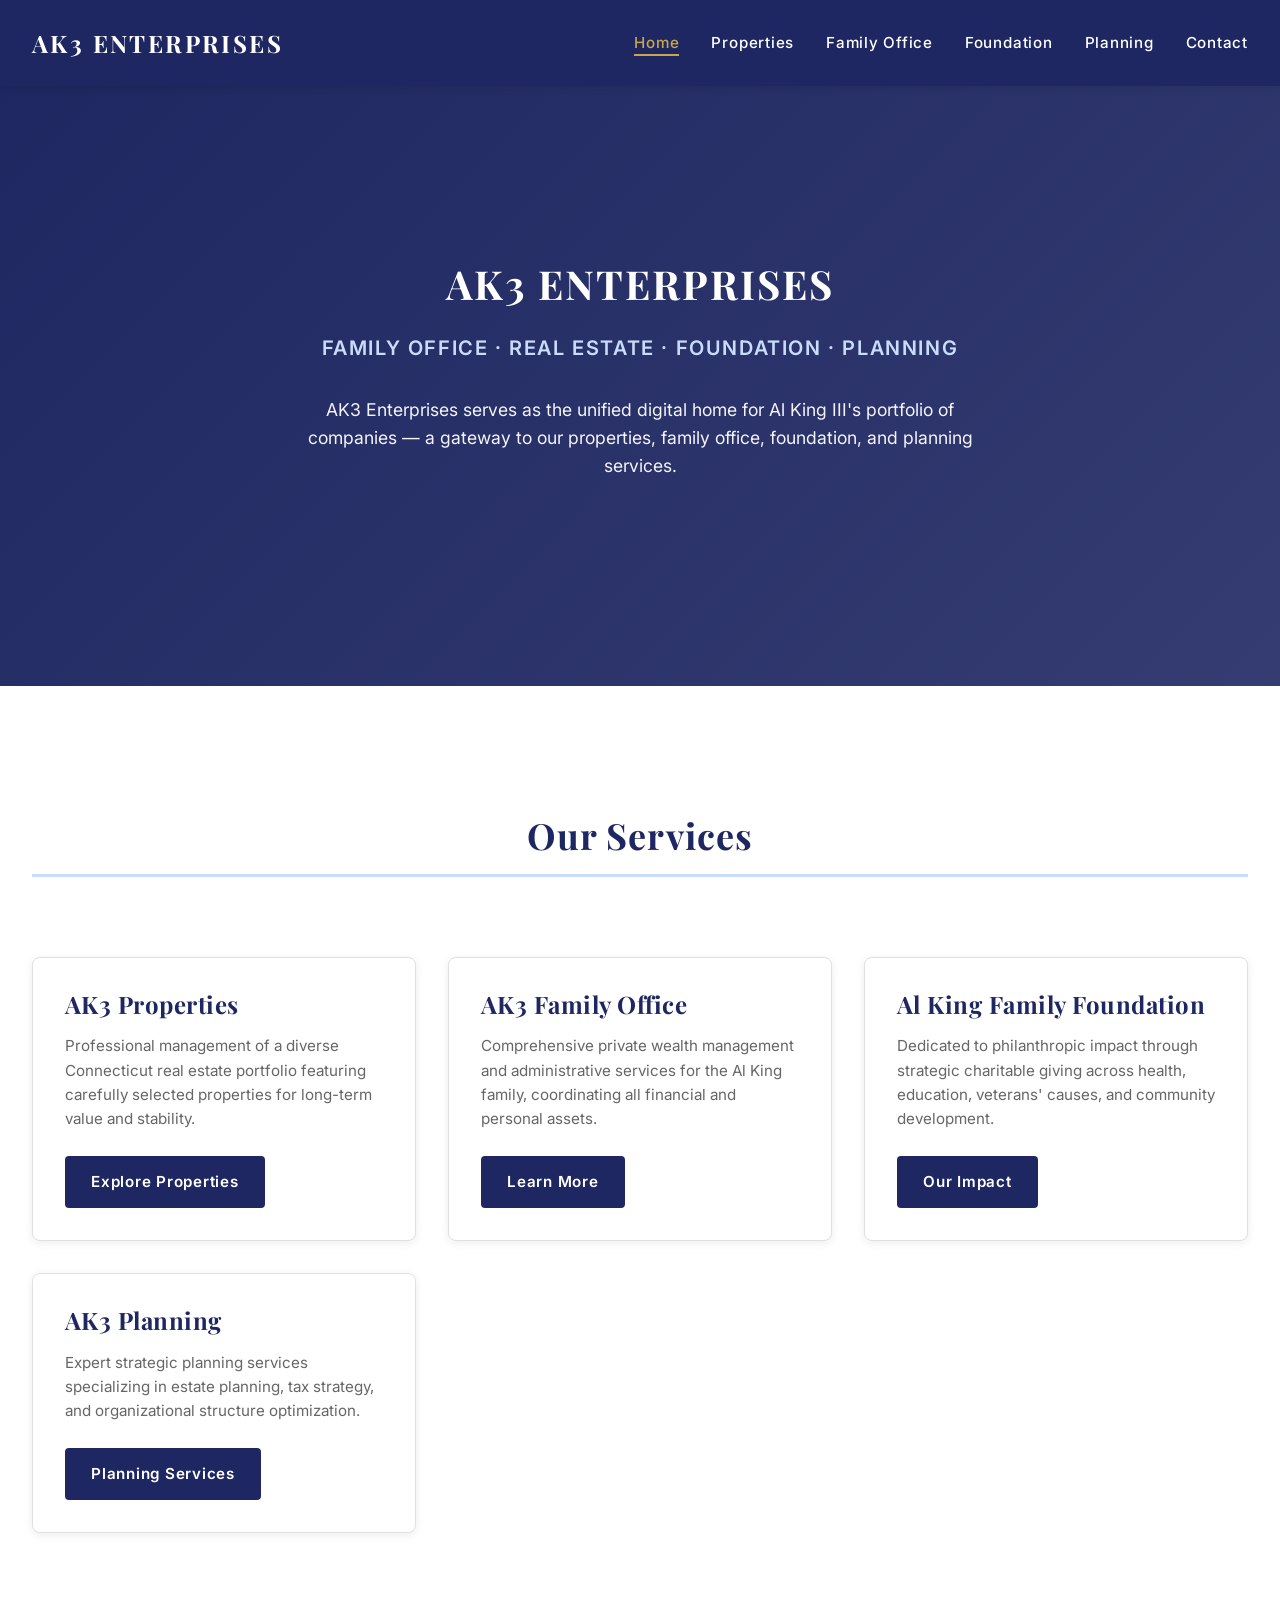
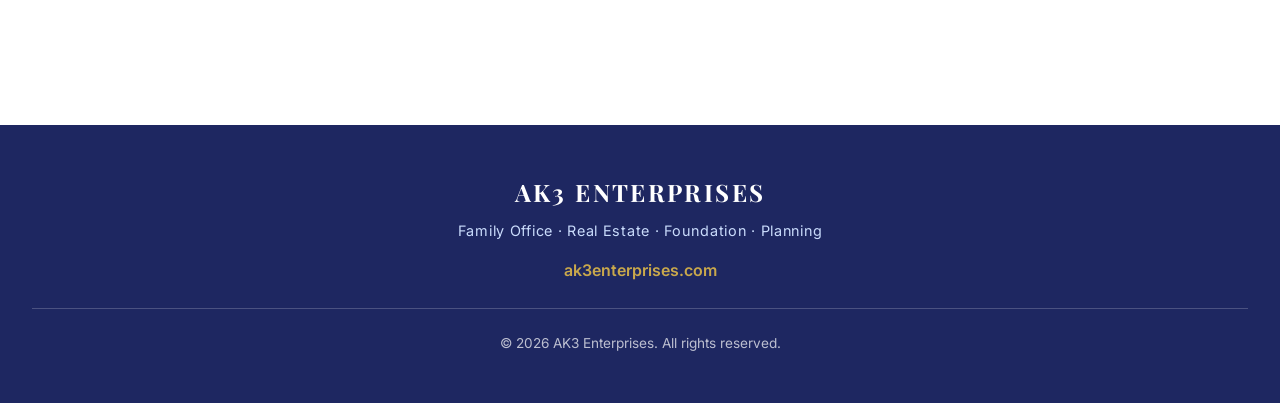
<file: index.html>
<!DOCTYPE html>
<html lang="en">
<head>
  <meta charset="UTF-8">
  <meta name="viewport" content="width=device-width, initial-scale=1.0">
  <title>AK3 Enterprises - Family Office &middot; Real Estate &middot; Foundation &middot; Planning</title>
  <link rel="preconnect" href="https://fonts.googleapis.com">
  <link rel="preconnect" href="https://fonts.gstatic.com" crossorigin>
  <link href="https://fonts.googleapis.com/css2?family=Inter:wght@400;500;600;700&family=Playfair+Display:wght@700&display=swap" rel="stylesheet">
  <link rel="stylesheet" href="css/style.css">
</head>
<body>
  <!-- Navigation -->
  <nav>
    <div class="nav-container">
      <div class="nav-logo">AK3 ENTERPRISES</div>
      <div class="hamburger" id="hamburger">
        <span></span>
        <span></span>
        <span></span>
      </div>
      <ul class="nav-links" id="navLinks">
        <li><a href="index.html" class="active">Home</a></li>
        <li><a href="properties.html">Properties</a></li>
        <li><a href="family-office.html">Family Office</a></li>
        <li><a href="foundation.html">Foundation</a></li>
        <li><a href="planning.html">Planning</a></li>
        <li><a href="contact.html">Contact</a></li>
      </ul>
    </div>
  </nav>

  <!-- Hero Section -->
  <section class="hero">
    <div class="hero-content">
      <h1>AK3 ENTERPRISES</h1>
      <div class="hero-tagline">FAMILY OFFICE &middot; REAL ESTATE &middot; FOUNDATION &middot; PLANNING</div>
      <p>AK3 Enterprises serves as the unified digital home for Al King III's portfolio of companies &mdash; a gateway to our properties, family office, foundation, and planning services.</p>
    </div>
  </section>

  <!-- Main Content -->
  <main>
    <section>
      <h2>Our Services</h2>
      <div class="cards-grid">
        <div class="card">
          <h3>AK3 Properties</h3>
          <p>Professional management of a diverse Connecticut real estate portfolio featuring carefully selected properties for long-term value and stability.</p>
          <a href="properties.html" class="btn">Explore Properties</a>
        </div>
        <div class="card">
          <h3>AK3 Family Office</h3>
          <p>Comprehensive private wealth management and administrative services for the Al King family, coordinating all financial and personal assets.</p>
          <a href="family-office.html" class="btn">Learn More</a>
        </div>
        <div class="card">
          <h3>Al King Family Foundation</h3>
          <p>Dedicated to philanthropic impact through strategic charitable giving across health, education, veterans' causes, and community development.</p>
          <a href="foundation.html" class="btn">Our Impact</a>
        </div>
        <div class="card">
          <h3>AK3 Planning</h3>
          <p>Expert strategic planning services specializing in estate planning, tax strategy, and organizational structure optimization.</p>
          <a href="planning.html" class="btn">Planning Services</a>
        </div>
      </div>
    </section>
  </main>

  <!-- Footer -->
  <footer>
    <div class="footer-content">
      <div class="footer-logo">AK3 ENTERPRISES</div>
      <div class="footer-tagline">Family Office &middot; Real Estate &middot; Foundation &middot; Planning</div>
      <div class="footer-website">ak3enterprises.com</div>
      <div class="footer-copyright">&copy; 2026 AK3 Enterprises. All rights reserved.</div>
    </div>
  </footer>

  <script>
    const hamburger = document.getElementById('hamburger');
    const navLinks = document.getElementById('navLinks');

    hamburger.addEventListener('click', () => {
      hamburger.classList.toggle('active');
      navLinks.classList.toggle('active');
    });

    // Close menu when link is clicked
    navLinks.querySelectorAll('a').forEach(link => {
      link.addEventListener('click', () => {
        hamburger.classList.remove('active');
        navLinks.classList.remove('active');
      });
    });

    // Set active link based on current page
    document.querySelectorAll('.nav-links a').forEach(link => {
      if (link.getAttribute('href') === window.location.pathname.split('/').pop() ||
          (window.location.pathname.endsWith('/') && link.getAttribute('href') === 'index.html')) {
        link.classList.add('active');
      } else {
        link.classList.remove('active');
      }
    });
  </script>
</body>
</html>
</file>
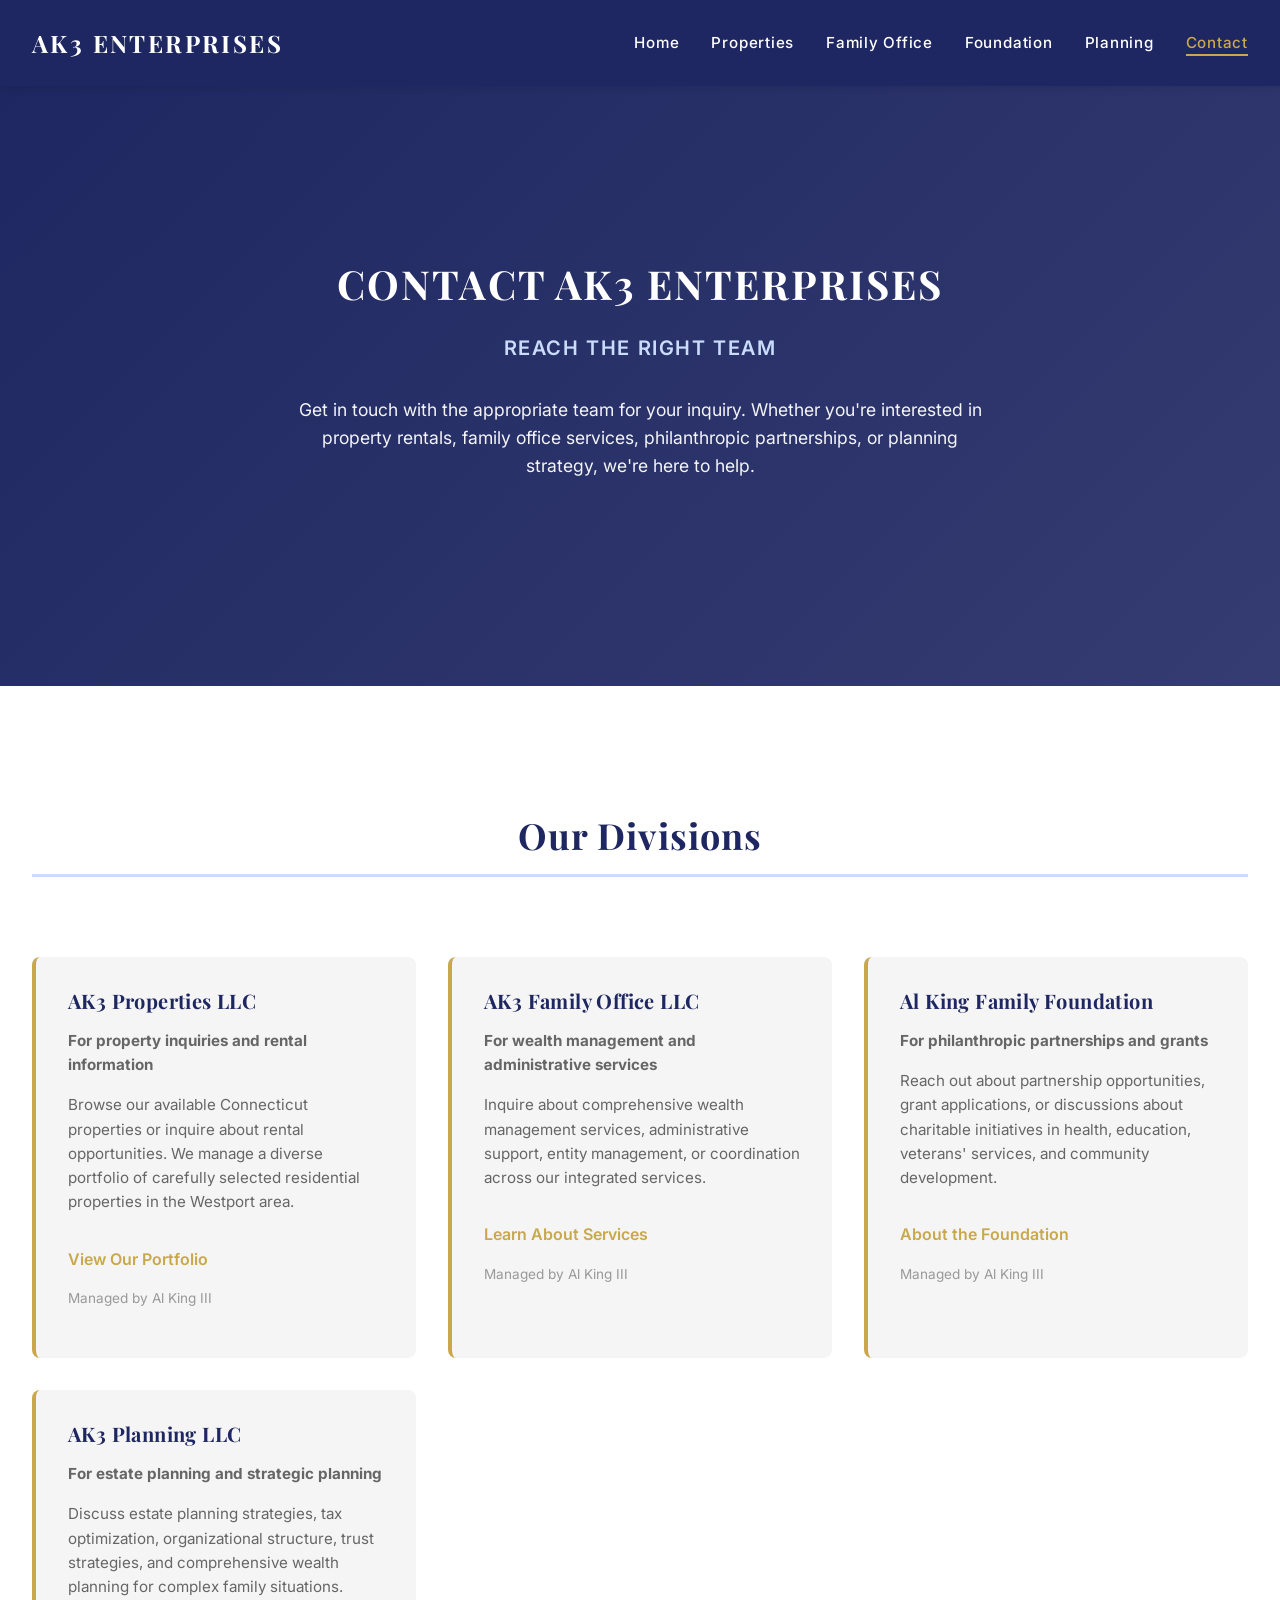
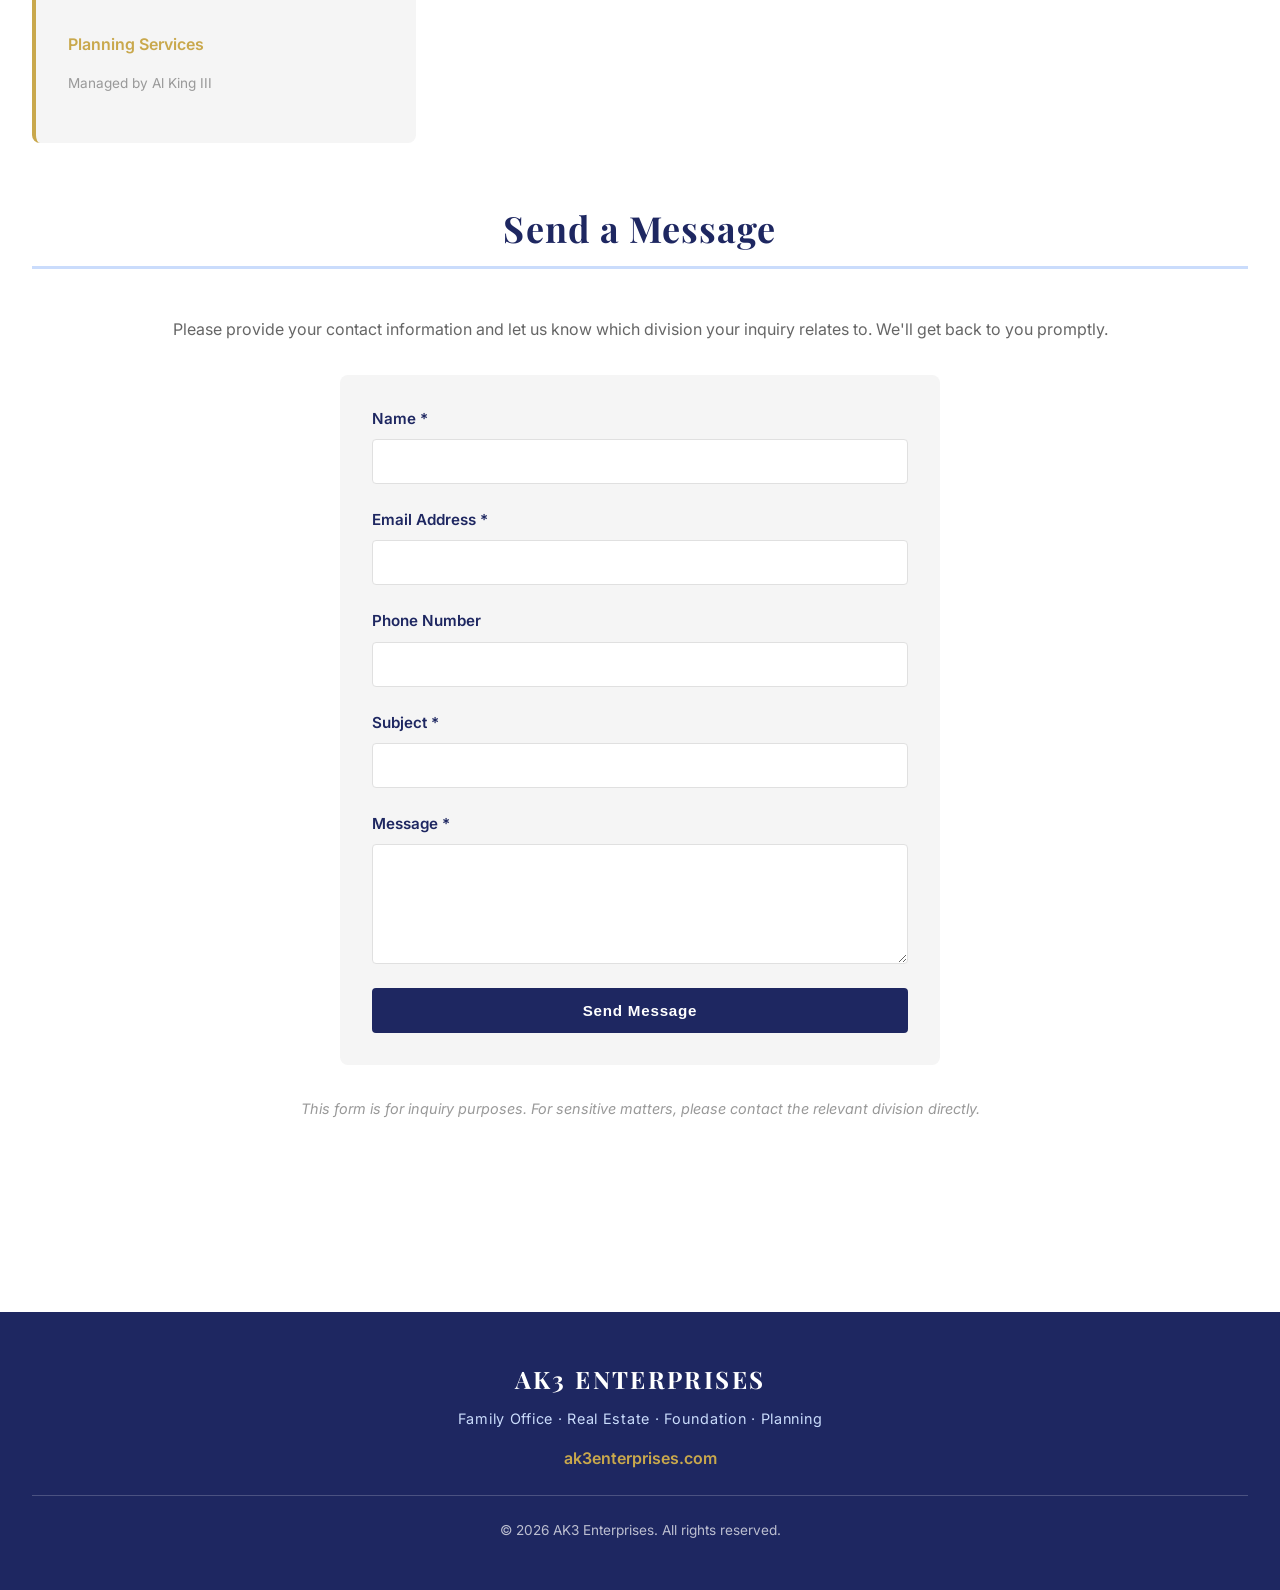
<file: contact.html>
<!DOCTYPE html>
<html lang="en">
<head>
  <meta charset="UTF-8">
  <meta name="viewport" content="width=device-width, initial-scale=1.0">
  <title>Contact AK3 Enterprises - Reach the Right Team</title>
  <link rel="preconnect" href="https://fonts.googleapis.com">
  <link rel="preconnect" href="https://fonts.gstatic.com" crossorigin>
  <link href="https://fonts.googleapis.com/css2?family=Inter:wght@400;500;600;700&family=Playfair+Display:wght@700&display=swap" rel="stylesheet">
  <link rel="stylesheet" href="css/style.css">
</head>
<body>
  <!-- Navigation -->
  <nav>
    <div class="nav-container">
      <div class="nav-logo">AK3 ENTERPRISES</div>
      <div class="hamburger" id="hamburger">
        <span></span>
        <span></span>
        <span></span>
      </div>
      <ul class="nav-links" id="navLinks">
        <li><a href="index.html">Home</a></li>
        <li><a href="properties.html">Properties</a></li>
        <li><a href="family-office.html">Family Office</a></li>
        <li><a href="foundation.html">Foundation</a></li>
        <li><a href="planning.html">Planning</a></li>
        <li><a href="contact.html" class="active">Contact</a></li>
      </ul>
    </div>
  </nav>

  <!-- Hero Section -->
  <section class="hero">
    <div class="hero-content">
      <h1>CONTACT AK3 ENTERPRISES</h1>
      <div class="hero-tagline">REACH THE RIGHT TEAM</div>
      <p>Get in touch with the appropriate team for your inquiry. Whether you're interested in property rentals, family office services, philanthropic partnerships, or planning strategy, we're here to help.</p>
    </div>
  </section>

  <!-- Main Content -->
  <main>
    <!-- Contact Cards -->
    <section>
      <h2>Our Divisions</h2>
      <div class="contact-cards">
        <div class="contact-card">
          <h3>AK3 Properties LLC</h3>
          <p><strong>For property inquiries and rental information</strong></p>
          <p>Browse our available Connecticut properties or inquire about rental opportunities. We manage a diverse portfolio of carefully selected residential properties in the Westport area.</p>
          <a href="properties.html">View Our Portfolio</a>
          <p style="margin-top: 1rem; font-size: 0.85rem; color: #999;">Managed by Al King III</p>
        </div>

        <div class="contact-card">
          <h3>AK3 Family Office LLC</h3>
          <p><strong>For wealth management and administrative services</strong></p>
          <p>Inquire about comprehensive wealth management services, administrative support, entity management, or coordination across our integrated services.</p>
          <a href="family-office.html">Learn About Services</a>
          <p style="margin-top: 1rem; font-size: 0.85rem; color: #999;">Managed by Al King III</p>
        </div>

        <div class="contact-card">
          <h3>Al King Family Foundation</h3>
          <p><strong>For philanthropic partnerships and grants</strong></p>
          <p>Reach out about partnership opportunities, grant applications, or discussions about charitable initiatives in health, education, veterans' services, and community development.</p>
          <a href="foundation.html">About the Foundation</a>
          <p style="margin-top: 1rem; font-size: 0.85rem; color: #999;">Managed by Al King III</p>
        </div>

        <div class="contact-card">
          <h3>AK3 Planning LLC</h3>
          <p><strong>For estate planning and strategic planning</strong></p>
          <p>Discuss estate planning strategies, tax optimization, organizational structure, trust strategies, and comprehensive wealth planning for complex family situations.</p>
          <a href="planning.html">Planning Services</a>
          <p style="margin-top: 1rem; font-size: 0.85rem; color: #999;">Managed by Al King III</p>
        </div>
      </div>
    </section>

    <!-- Contact Form -->
    <section style="margin-top: 4rem;">
      <h2>Send a Message</h2>
      <p style="text-align: center; margin-bottom: 2rem; color: #666;">Please provide your contact information and let us know which division your inquiry relates to. We'll get back to you promptly.</p>

      <form class="contact-form" id="contactForm">
        <div class="form-group">
          <label for="name">Name *</label>
          <input type="text" id="name" name="name" required>
        </div>

        <div class="form-group">
          <label for="email">Email Address *</label>
          <input type="email" id="email" name="email" required>
        </div>

        <div class="form-group">
          <label for="phone">Phone Number</label>
          <input type="tel" id="phone" name="phone">
        </div>

        <div class="form-group">
          <label for="subject">Subject *</label>
          <input type="text" id="subject" name="subject" required>
        </div>

        <div class="form-group">
          <label for="message">Message *</label>
          <textarea id="message" name="message" required></textarea>
        </div>

        <button type="submit" class="btn" style="width: 100%;">Send Message</button>
      </form>

      <p style="text-align: center; color: #999; font-size: 0.9rem; margin-top: 2rem;">
        <em>This form is for inquiry purposes. For sensitive matters, please contact the relevant division directly.</em>
      </p>
    </section>
  </main>

  <!-- Footer -->
  <footer>
    <div class="footer-content">
      <div class="footer-logo">AK3 ENTERPRISES</div>
      <div class="footer-tagline">Family Office &middot; Real Estate &middot; Foundation &middot; Planning</div>
      <div class="footer-website">ak3enterprises.com</div>
      <div class="footer-copyright">&copy; 2026 AK3 Enterprises. All rights reserved.</div>
    </div>
  </footer>

  <script>
    const hamburger = document.getElementById('hamburger');
    const navLinks = document.getElementById('navLinks');

    hamburger.addEventListener('click', () => {
      hamburger.classList.toggle('active');
      navLinks.classList.toggle('active');
    });

    navLinks.querySelectorAll('a').forEach(link => {
      link.addEventListener('click', () => {
        hamburger.classList.remove('active');
        navLinks.classList.remove('active');
      });
    });

    document.querySelectorAll('.nav-links a').forEach(link => {
      if (link.getAttribute('href') === window.location.pathname.split('/').pop()) {
        link.classList.add('active');
      } else {
        link.classList.remove('active');
      }
    });

    // Form submission handler
    document.getElementById('contactForm').addEventListener('submit', function(e) {
      e.preventDefault();

      const name = document.getElementById('name').value;
      const email = document.getElementById('email').value;

      // Show confirmation message
      alert(`Thank you for reaching out, ${name}! We've received your message and will contact you at ${email} shortly.`);

      // Reset form
      this.reset();
    });
  </script>
</body>
</html>
</file>
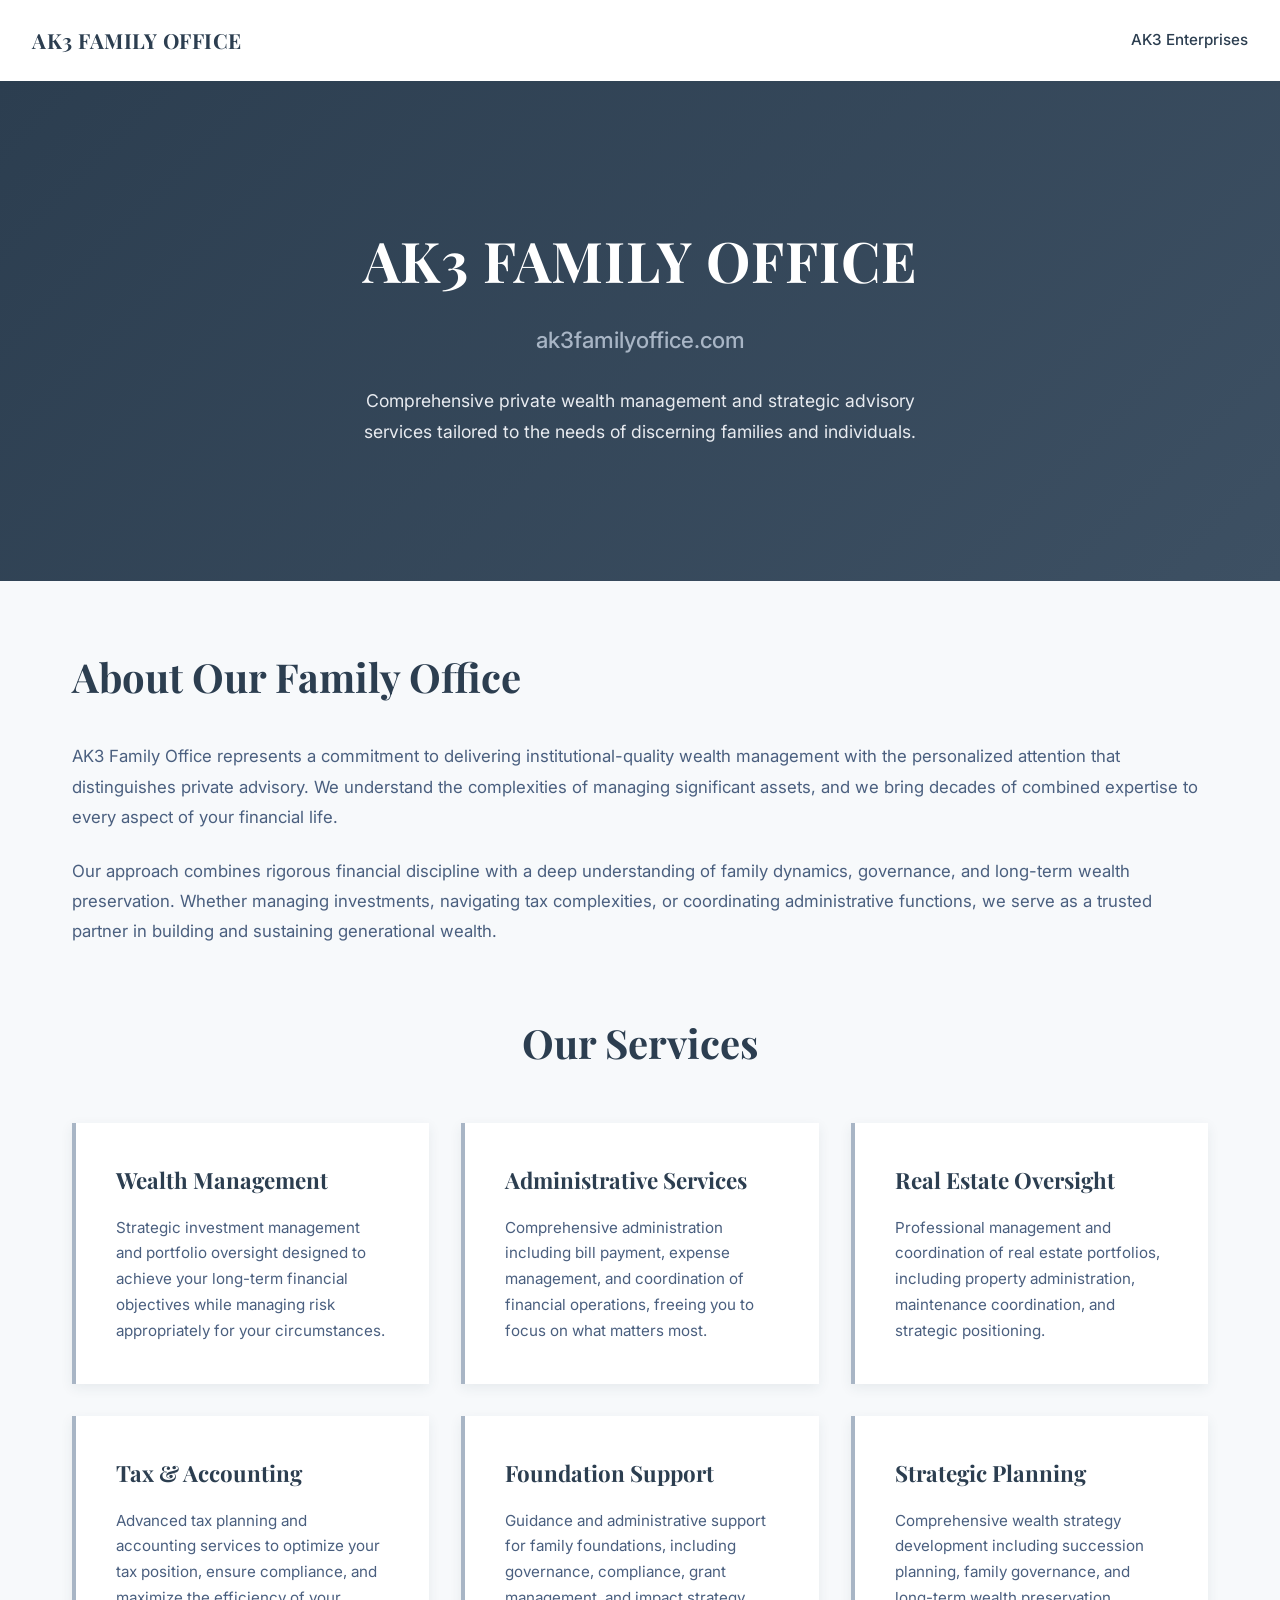
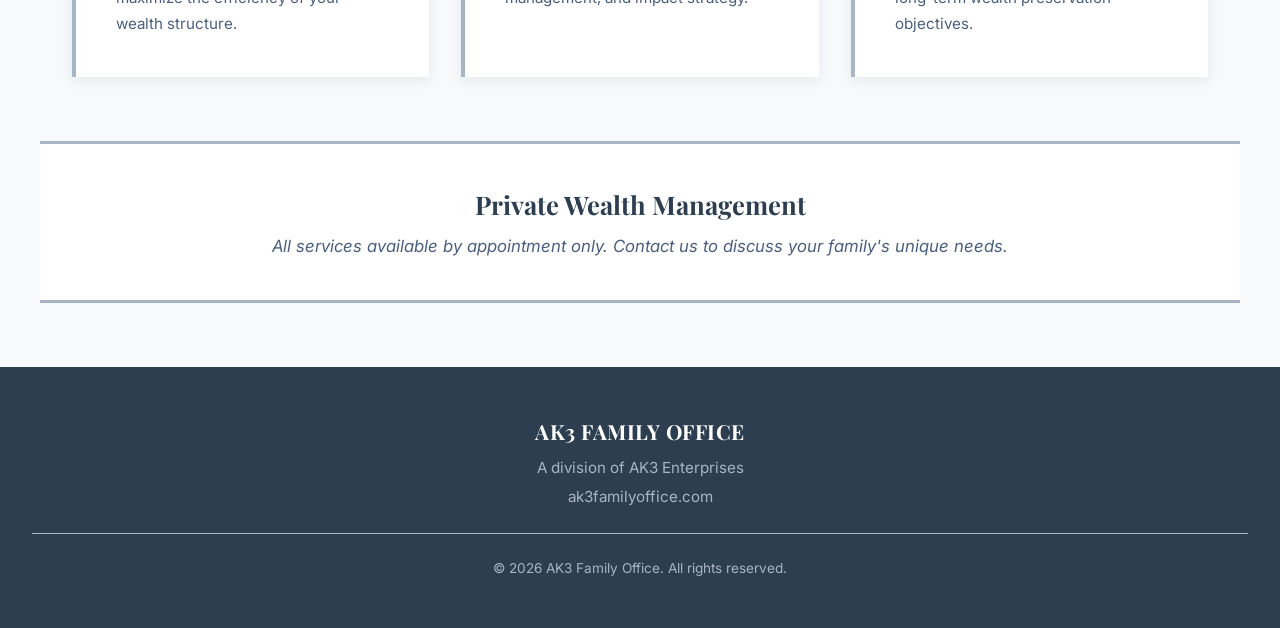
<file: family-office.html>
<!DOCTYPE html>
<html lang="en">
<head>
    <meta charset="UTF-8">
    <meta name="viewport" content="width=device-width, initial-scale=1.0">
    <title>AK3 Family Office - Comprehensive Private Wealth Management</title>
    <link rel="preconnect" href="https://fonts.googleapis.com">
    <link rel="preconnect" href="https://fonts.gstatic.com" crossorigin>
    <link href="https://fonts.googleapis.com/css2?family=Playfair+Display:wght@600;700&family=Inter:wght@400;500;600&display=swap" rel="stylesheet">
    <style>
        * {
            margin: 0;
            padding: 0;
            box-sizing: border-box;
        }

        body {
            font-family: 'Inter', sans-serif;
            color: #2C3E50;
            background-color: #F7F9FB;
            line-height: 1.6;
        }

        /* Navigation */
        nav {
            background-color: #FFFFFF;
            padding: 1.5rem 2rem;
            display: flex;
            justify-content: space-between;
            align-items: center;
            box-shadow: 0 2px 8px rgba(44, 62, 80, 0.08);
            position: sticky;
            top: 0;
            z-index: 100;
        }

        .nav-logo {
            font-family: 'Playfair Display', serif;
            font-size: 1.3rem;
            font-weight: 700;
            color: #2C3E50;
            letter-spacing: 0.5px;
            text-decoration: none;
        }

        .nav-links {
            display: flex;
            gap: 2rem;
            align-items: center;
        }

        .nav-links a {
            color: #2C3E50;
            text-decoration: none;
            font-size: 0.95rem;
            font-weight: 500;
            transition: color 0.3s ease;
        }

        .nav-links a:hover {
            color: #A8B5C5;
        }

        .hamburger {
            display: none;
            flex-direction: column;
            cursor: pointer;
            gap: 0.4rem;
        }

        .hamburger span {
            width: 25px;
            height: 2px;
            background-color: #2C3E50;
            transition: all 0.3s ease;
        }

        .nav-links.mobile-open {
            display: flex;
            flex-direction: column;
            position: absolute;
            top: 60px;
            left: 0;
            right: 0;
            background-color: #FFFFFF;
            padding: 1.5rem;
            gap: 1rem;
            box-shadow: 0 4px 12px rgba(44, 62, 80, 0.1);
        }

        @media (max-width: 768px) {
            .hamburger {
                display: flex;
            }

            .nav-links {
                display: none;
            }

            .nav-links.mobile-open {
                display: flex;
            }
        }

        /* Hero Section */
        .hero {
            background: linear-gradient(135deg, #2C3E50 0%, #3D5063 100%);
            color: #FFFFFF;
            padding: 6rem 2rem;
            text-align: center;
            min-height: 500px;
            display: flex;
            flex-direction: column;
            justify-content: center;
            align-items: center;
        }

        .hero h1 {
            font-family: 'Playfair Display', serif;
            font-size: 3.5rem;
            margin-bottom: 1rem;
            letter-spacing: 1px;
            font-weight: 700;
        }

        .hero .tagline {
            font-size: 1.4rem;
            margin-bottom: 1.5rem;
            color: #A8B5C5;
            font-weight: 500;
        }

        .hero p {
            font-size: 1.1rem;
            max-width: 600px;
            margin: 0 auto;
            line-height: 1.8;
            color: #E8EBF0;
        }

        @media (max-width: 768px) {
            .hero {
                padding: 4rem 1.5rem;
                min-height: auto;
            }

            .hero h1 {
                font-size: 2.2rem;
            }

            .hero .tagline {
                font-size: 1.1rem;
            }

            .hero p {
                font-size: 1rem;
            }
        }

        /* About Section */
        .about {
            max-width: 1200px;
            margin: 4rem auto;
            padding: 0 2rem;
        }

        .about h2 {
            font-family: 'Playfair Display', serif;
            font-size: 2.5rem;
            margin-bottom: 2rem;
            color: #2C3E50;
        }

        .about p {
            font-size: 1.05rem;
            margin-bottom: 1.5rem;
            color: #4A5F7F;
            line-height: 1.8;
        }

        @media (max-width: 768px) {
            .about {
                margin: 2.5rem auto;
            }

            .about h2 {
                font-size: 1.8rem;
            }

            .about p {
                font-size: 1rem;
            }
        }

        /* Services Grid */
        .services {
            max-width: 1200px;
            margin: 4rem auto;
            padding: 0 2rem;
        }

        .services h2 {
            font-family: 'Playfair Display', serif;
            font-size: 2.5rem;
            margin-bottom: 3rem;
            color: #2C3E50;
            text-align: center;
        }

        .services-grid {
            display: grid;
            grid-template-columns: repeat(auto-fit, minmax(320px, 1fr));
            gap: 2rem;
            margin-bottom: 3rem;
        }

        .service-card {
            background-color: #FFFFFF;
            padding: 2.5rem;
            border-left: 4px solid #A8B5C5;
            box-shadow: 0 4px 12px rgba(44, 62, 80, 0.08);
            transition: all 0.3s ease;
        }

        .service-card:hover {
            box-shadow: 0 8px 20px rgba(44, 62, 80, 0.12);
            border-left-color: #2C3E50;
        }

        .service-card h3 {
            font-family: 'Playfair Display', serif;
            font-size: 1.4rem;
            margin-bottom: 1rem;
            color: #2C3E50;
        }

        .service-card p {
            font-size: 0.95rem;
            color: #4A5F7F;
            line-height: 1.7;
        }

        @media (max-width: 768px) {
            .services {
                margin: 2.5rem auto;
            }

            .services h2 {
                font-size: 1.8rem;
            }

            .services-grid {
                grid-template-columns: 1fr;
                gap: 1.5rem;
            }

            .service-card {
                padding: 1.5rem;
            }

            .service-card h3 {
                font-size: 1.2rem;
            }
        }

        /* Private Wealth Management Note */
        .wealth-note {
            max-width: 1200px;
            margin: 3rem auto;
            padding: 2.5rem;
            background-color: #FFFFFF;
            border-top: 3px solid #A8B5C5;
            border-bottom: 3px solid #A8B5C5;
            text-align: center;
        }

        .wealth-note h3 {
            font-family: 'Playfair Display', serif;
            font-size: 1.6rem;
            margin-bottom: 0.5rem;
            color: #2C3E50;
        }

        .wealth-note p {
            font-size: 1.05rem;
            color: #4A5F7F;
            font-style: italic;
        }

        @media (max-width: 768px) {
            .wealth-note {
                margin: 2rem auto;
                padding: 1.5rem;
            }

            .wealth-note h3 {
                font-size: 1.2rem;
            }

            .wealth-note p {
                font-size: 0.95rem;
            }
        }

        /* Footer */
        footer {
            background-color: #2C3E50;
            color: #FFFFFF;
            padding: 3rem 2rem;
            margin-top: 4rem;
            text-align: center;
        }

        footer h4 {
            font-family: 'Playfair Display', serif;
            font-size: 1.3rem;
            margin-bottom: 0.5rem;
            letter-spacing: 0.5px;
        }

        footer p {
            font-size: 0.95rem;
            margin-bottom: 0.3rem;
            color: #A8B5C5;
        }

        footer .copyright {
            margin-top: 1.5rem;
            padding-top: 1.5rem;
            border-top: 1px solid #A8B5C5;
            color: #A8B5C5;
            font-size: 0.85rem;
        }

        @media (max-width: 768px) {
            footer {
                padding: 2rem 1.5rem;
                margin-top: 2.5rem;
            }

            footer h4 {
                font-size: 1.1rem;
            }

            footer p {
                font-size: 0.9rem;
            }
        }
    </style>
</head>
<body>
    <!-- Navigation -->
    <nav>
        <a href="#" class="nav-logo">AK3 FAMILY OFFICE</a>
        <div class="nav-links">
            <a href="index.html">AK3 Enterprises</a>
        </div>
        <div class="hamburger" id="hamburger">
            <span></span>
            <span></span>
            <span></span>
        </div>
    </nav>

    <!-- Hero Section -->
    <section class="hero">
        <h1>AK3 FAMILY OFFICE</h1>
        <p class="tagline">ak3familyoffice.com</p>
        <p>Comprehensive private wealth management and strategic advisory services tailored to the needs of discerning families and individuals.</p>
    </section>

    <!-- About Section -->
    <section class="about">
        <h2>About Our Family Office</h2>
        <p>AK3 Family Office represents a commitment to delivering institutional-quality wealth management with the personalized attention that distinguishes private advisory. We understand the complexities of managing significant assets, and we bring decades of combined expertise to every aspect of your financial life.</p>
        <p>Our approach combines rigorous financial discipline with a deep understanding of family dynamics, governance, and long-term wealth preservation. Whether managing investments, navigating tax complexities, or coordinating administrative functions, we serve as a trusted partner in building and sustaining generational wealth.</p>
    </section>

    <!-- Services Section -->
    <section class="services">
        <h2>Our Services</h2>
        <div class="services-grid">
            <div class="service-card">
                <h3>Wealth Management</h3>
                <p>Strategic investment management and portfolio oversight designed to achieve your long-term financial objectives while managing risk appropriately for your circumstances.</p>
            </div>
            <div class="service-card">
                <h3>Administrative Services</h3>
                <p>Comprehensive administration including bill payment, expense management, and coordination of financial operations, freeing you to focus on what matters most.</p>
            </div>
            <div class="service-card">
                <h3>Real Estate Oversight</h3>
                <p>Professional management and coordination of real estate portfolios, including property administration, maintenance coordination, and strategic positioning.</p>
            </div>
            <div class="service-card">
                <h3>Tax &amp; Accounting</h3>
                <p>Advanced tax planning and accounting services to optimize your tax position, ensure compliance, and maximize the efficiency of your wealth structure.</p>
            </div>
            <div class="service-card">
                <h3>Foundation Support</h3>
                <p>Guidance and administrative support for family foundations, including governance, compliance, grant management, and impact strategy.</p>
            </div>
            <div class="service-card">
                <h3>Strategic Planning</h3>
                <p>Comprehensive wealth strategy development including succession planning, family governance, and long-term wealth preservation objectives.</p>
            </div>
        </div>
    </section>

    <!-- Private Wealth Management Note -->
    <section class="wealth-note">
        <h3>Private Wealth Management</h3>
        <p>All services available by appointment only. Contact us to discuss your family's unique needs.</p>
    </section>

    <!-- Footer -->
    <footer>
        <h4>AK3 FAMILY OFFICE</h4>
        <p>A division of AK3 Enterprises</p>
        <p>ak3familyoffice.com</p>
        <div class="copyright">
            &copy; 2026 AK3 Family Office. All rights reserved.
        </div>
    </footer>

    <script>
        // Mobile hamburger menu functionality
        const hamburger = document.getElementById('hamburger');
        const navLinks = document.querySelector('.nav-links');

        hamburger.addEventListener('click', function() {
            navLinks.classList.toggle('mobile-open');
        });

        // Close menu when a link is clicked
        navLinks.querySelectorAll('a').forEach(link => {
            link.addEventListener('click', function() {
                navLinks.classList.remove('mobile-open');
            });
        });
    </script>
</body>
</html>
</file>
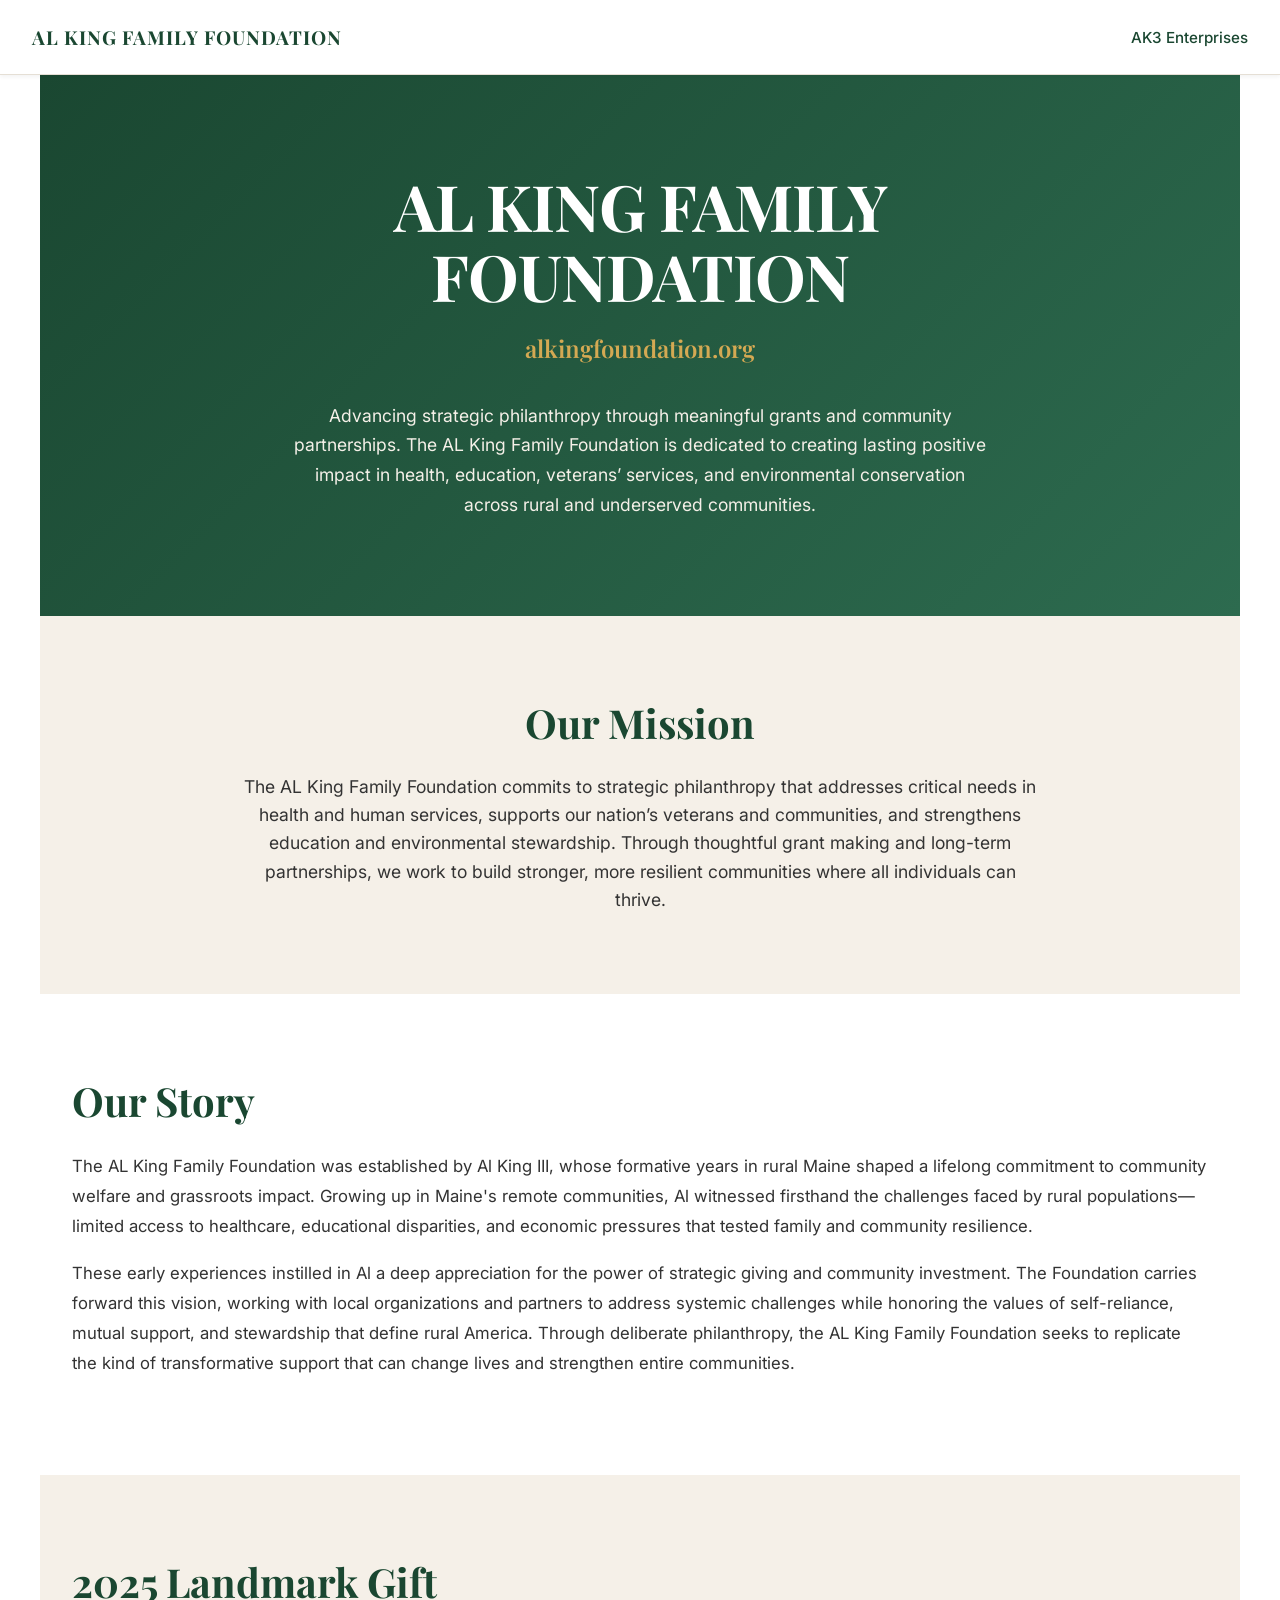
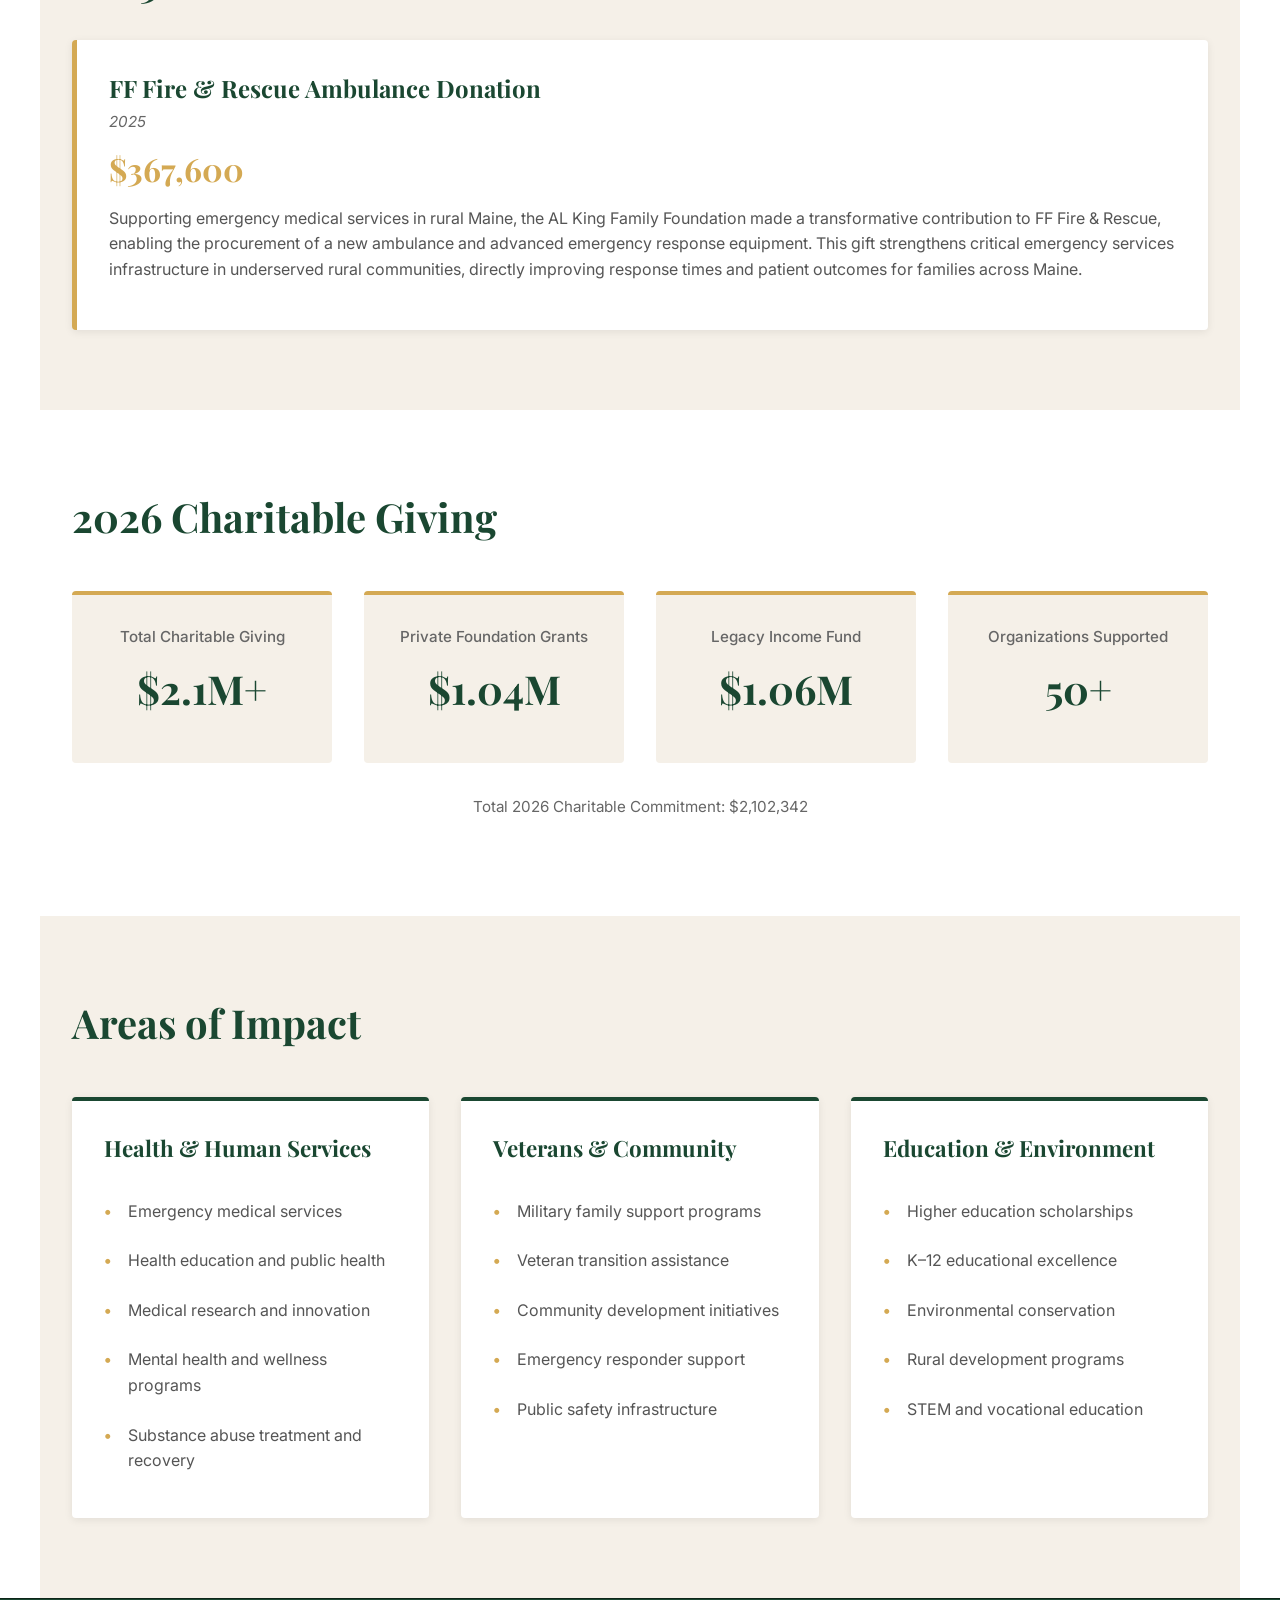
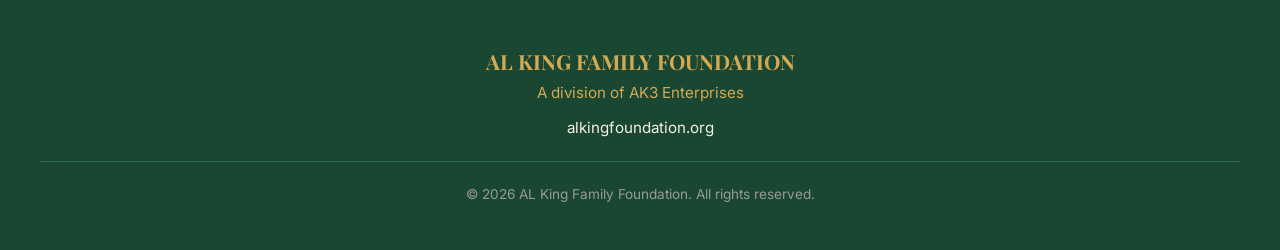
<file: foundation.html>
<!DOCTYPE html>
<html lang="en">
<head>
    <meta charset="UTF-8">
    <meta name="viewport" content="width=device-width, initial-scale=1.0">
    <title>AL KING FAMILY FOUNDATION</title>
    <link rel="preconnect" href="https://fonts.googleapis.com">
    <link rel="preconnect" href="https://fonts.gstatic.com" crossorigin>
    <link href="https://fonts.googleapis.com/css2?family=Playfair+Display:wght@400;600;700&family=Inter:wght@400;500;600;700&display=swap" rel="stylesheet">
    <style>
        * {
            margin: 0;
            padding: 0;
            box-sizing: border-box;
        }

        html, body {
            height: 100%;
        }

        body {
            font-family: 'Inter', sans-serif;
            color: #333;
            background-color: #FFFFFF;
        }

        /* Typography */
        h1, h2, h3, h4, h5, h6 {
            font-family: 'Playfair Display', serif;
            font-weight: 700;
            color: #1A4731;
        }

        h1 {
            font-size: 3.5rem;
            line-height: 1.1;
            margin-bottom: 1rem;
        }

        h2 {
            font-size: 2.5rem;
            margin-bottom: 1.5rem;
            color: #1A4731;
        }

        h3 {
            font-size: 1.5rem;
            margin-bottom: 1rem;
            color: #1A4731;
        }

        p {
            line-height: 1.6;
            margin-bottom: 1rem;
            font-size: 1rem;
        }

        /* Navigation */
        nav {
            background-color: #FFFFFF;
            padding: 1.5rem 2rem;
            display: flex;
            justify-content: space-between;
            align-items: center;
            border-bottom: 1px solid #E5DFD5;
            box-shadow: 0 2px 4px rgba(0, 0, 0, 0.05);
            position: relative;
            z-index: 100;
        }

        .nav-container {
            display: flex;
            justify-content: space-between;
            align-items: center;
            width: 100%;
            max-width: 1400px;
            margin: 0 auto;
        }

        .logo {
            font-family: 'Playfair Display', serif;
            font-size: 1.2rem;
            font-weight: 700;
            color: #1A4731;
            letter-spacing: 1px;
            text-decoration: none;
        }

        .nav-links {
            display: flex;
            align-items: center;
            gap: 2rem;
            list-style: none;
        }

        .nav-links a {
            text-decoration: none;
            color: #1A4731;
            font-weight: 500;
            font-size: 0.95rem;
            transition: color 0.3s ease;
        }

        .nav-links a:hover {
            color: #D4A953;
        }

        .hamburger {
            display: none;
            flex-direction: column;
            cursor: pointer;
        }

        .hamburger span {
            width: 25px;
            height: 3px;
            background-color: #1A4731;
            margin: 5px 0;
            transition: 0.3s;
        }

        .hamburger.active span:nth-child(1) {
            transform: rotate(-45deg) translate(-8px, 8px);
        }

        .hamburger.active span:nth-child(2) {
            opacity: 0;
        }

        .hamburger.active span:nth-child(3) {
            transform: rotate(45deg) translate(-7px, -7px);
        }

        /* Mobile Navigation */
        @media (max-width: 768px) {
            .hamburger {
                display: flex;
            }

            .nav-links {
                position: absolute;
                top: 70px;
                right: 0;
                width: 100%;
                background-color: #FFFFFF;
                flex-direction: column;
                gap: 0;
                padding: 2rem;
                display: none;
                border-bottom: 1px solid #E5DFD5;
            }

            .nav-links.active {
                display: flex;
            }

            .nav-links li {
                padding: 1rem 0;
                border-bottom: 1px solid #E5DFD5;
            }

            .nav-links li:last-child {
                border-bottom: none;
            }

            .logo {
                font-size: 1rem;
            }
        }

        /* Hero Section */
        .hero {
            background: linear-gradient(135deg, #1A4731 0%, #2D6B4F 100%);
            color: #FFFFFF;
            padding: 6rem 2rem;
            text-align: center;
            min-height: 500px;
            display: flex;
            flex-direction: column;
            justify-content: center;
            align-items: center;
        }

        .hero-content {
            max-width: 900px;
            margin: 0 auto;
        }

        .hero h1 {
            color: #FFFFFF;
            font-size: 4rem;
            margin-bottom: 1rem;
            letter-spacing: -1px;
        }

        .hero .tagline {
            font-size: 1.5rem;
            color: #D4A953;
            font-weight: 600;
            margin-bottom: 2rem;
            font-family: 'Playfair Display', serif;
        }

        .hero p {
            font-size: 1.1rem;
            color: #F5F0E8;
            line-height: 1.7;
            max-width: 700px;
            margin: 0 auto;
        }

        @media (max-width: 768px) {
            .hero {
                padding: 4rem 1.5rem;
                min-height: 350px;
            }

            .hero h1 {
                font-size: 2.5rem;
            }

            .hero .tagline {
                font-size: 1.2rem;
            }

            .hero p {
                font-size: 1rem;
            }
        }

        /* Sections */
        section {
            padding: 5rem 2rem;
            max-width: 1200px;
            margin: 0 auto;
        }

        .mission-section {
            background-color: #F5F0E8;
            text-align: center;
        }

        .mission-section p {
            font-size: 1.1rem;
            max-width: 800px;
            margin: 0 auto;
            color: #333;
        }

        /* Our Story Section */
        .story-section {
            background-color: #FFFFFF;
        }

        .story-section p {
            font-size: 1.05rem;
            line-height: 1.8;
            color: #333;
        }

        /* Landmark Gift Section */
        .landmark-section {
            background-color: #F5F0E8;
        }

        .gift-card {
            background-color: #FFFFFF;
            border-left: 5px solid #D4A953;
            padding: 2rem;
            border-radius: 4px;
            margin-top: 2rem;
            box-shadow: 0 2px 8px rgba(0, 0, 0, 0.08);
        }

        .gift-card h3 {
            color: #1A4731;
            margin-bottom: 0.5rem;
        }

        .gift-amount {
            font-family: 'Playfair Display', serif;
            font-size: 2rem;
            color: #D4A953;
            margin: 1rem 0;
            font-weight: 700;
        }

        .gift-year {
            color: #666;
            font-style: italic;
            font-size: 0.95rem;
            margin-bottom: 1rem;
        }

        .gift-card p {
            color: #555;
        }

        /* Giving Stats Section */
        .stats-section {
            background-color: #FFFFFF;
        }

        .stats-container {
            display: grid;
            grid-template-columns: repeat(auto-fit, minmax(250px, 1fr));
            gap: 2rem;
            margin-top: 3rem;
        }

        .stat-box {
            background-color: #F5F0E8;
            padding: 2rem;
            border-radius: 4px;
            text-align: center;
            border-top: 4px solid #D4A953;
        }

        .stat-number {
            font-family: 'Playfair Display', serif;
            font-size: 2.5rem;
            color: #1A4731;
            font-weight: 700;
            margin: 1rem 0;
        }

        .stat-label {
            color: #666;
            font-size: 0.95rem;
            font-weight: 500;
        }

        @media (max-width: 768px) {
            .stats-container {
                grid-template-columns: 1fr;
            }
        }

        /* Impact Areas Section */
        .impact-section {
            background-color: #F5F0E8;
        }

        .impact-grid {
            display: grid;
            grid-template-columns: repeat(auto-fit, minmax(300px, 1fr));
            gap: 2rem;
            margin-top: 3rem;
        }

        .impact-card {
            background-color: #FFFFFF;
            padding: 2rem;
            border-radius: 4px;
            box-shadow: 0 2px 8px rgba(0, 0, 0, 0.08);
            border-top: 4px solid #1A4731;
        }

        .impact-card h3 {
            color: #1A4731;
            margin-bottom: 1.5rem;
            font-size: 1.4rem;
        }

        .impact-card ul {
            list-style: none;
            margin: 0;
            padding: 0;
        }

        .impact-card li {
            padding: 0.75rem 0;
            padding-left: 1.5rem;
            position: relative;
            color: #555;
            line-height: 1.6;
        }

        .impact-card li:before {
            content: "\2022";
            color: #D4A953;
            font-weight: bold;
            position: absolute;
            left: 0;
        }

        @media (max-width: 768px) {
            .impact-grid {
                grid-template-columns: 1fr;
            }

            section {
                padding: 3rem 1.5rem;
            }
        }

        /* Footer */
        footer {
            background-color: #1A4731;
            color: #F5F0E8;
            padding: 3rem 2rem;
            text-align: center;
            border-top: 1px solid #0D2418;
        }

        .footer-content {
            max-width: 1200px;
            margin: 0 auto;
        }

        .footer-logo {
            font-family: 'Playfair Display', serif;
            font-size: 1.3rem;
            font-weight: 700;
            color: #D4A953;
            margin-bottom: 0.5rem;
        }

        .footer-division {
            color: #D4A953;
            font-size: 0.95rem;
            margin-bottom: 1rem;
        }

        .footer-website {
            color: #F5F0E8;
            font-size: 0.95rem;
            margin-bottom: 1.5rem;
        }

        .footer-copyright {
            color: #999;
            font-size: 0.85rem;
            margin-top: 1.5rem;
            border-top: 1px solid #2D6B4F;
            padding-top: 1.5rem;
        }

        /* Utility Classes */
        .container {
            max-width: 1200px;
            margin: 0 auto;
        }
    </style>
</head>
<body>
    <!-- Navigation -->
    <nav>
        <div class="nav-container">
            <a href="#" class="logo">AL KING FAMILY FOUNDATION</a>
            <div class="hamburger" id="hamburger">
                <span></span>
                <span></span>
                <span></span>
            </div>
            <ul class="nav-links" id="navLinks">
                <li><a href="index.html">AK3 Enterprises</a></li>
            </ul>
        </div>
    </nav>

    <!-- Hero Section -->
    <section class="hero">
        <div class="hero-content">
            <h1>AL KING FAMILY FOUNDATION</h1>
            <p class="tagline">alkingfoundation.org</p>
            <p>Advancing strategic philanthropy through meaningful grants and community partnerships. The AL King Family Foundation is dedicated to creating lasting positive impact in health, education, veterans&rsquo; services, and environmental conservation across rural and underserved communities.</p>
        </div>
    </section>

    <!-- Mission Section -->
    <section class="mission-section">
        <h2>Our Mission</h2>
        <p>The AL King Family Foundation commits to strategic philanthropy that addresses critical needs in health and human services, supports our nation&rsquo;s veterans and communities, and strengthens education and environmental stewardship. Through thoughtful grant making and long-term partnerships, we work to build stronger, more resilient communities where all individuals can thrive.</p>
    </section>

    <!-- Our Story Section -->
    <section class="story-section">
        <h2>Our Story</h2>
        <p>The AL King Family Foundation was established by Al King III, whose formative years in rural Maine shaped a lifelong commitment to community welfare and grassroots impact. Growing up in Maine's remote communities, Al witnessed firsthand the challenges faced by rural populations&mdash;limited access to healthcare, educational disparities, and economic pressures that tested family and community resilience.</p>
        <p>These early experiences instilled in Al a deep appreciation for the power of strategic giving and community investment. The Foundation carries forward this vision, working with local organizations and partners to address systemic challenges while honoring the values of self-reliance, mutual support, and stewardship that define rural America. Through deliberate philanthropy, the AL King Family Foundation seeks to replicate the kind of transformative support that can change lives and strengthen entire communities.</p>
    </section>

    <!-- Landmark Gift Section -->
    <section class="landmark-section">
        <h2>2025 Landmark Gift</h2>
        <div class="gift-card">
            <h3>FF Fire &amp; Rescue Ambulance Donation</h3>
            <div class="gift-year">2025</div>
            <div class="gift-amount">$367,600</div>
            <p>Supporting emergency medical services in rural Maine, the AL King Family Foundation made a transformative contribution to FF Fire &amp; Rescue, enabling the procurement of a new ambulance and advanced emergency response equipment. This gift strengthens critical emergency services infrastructure in underserved rural communities, directly improving response times and patient outcomes for families across Maine.</p>
        </div>
    </section>

    <!-- Giving Stats Section -->
    <section class="stats-section">
        <h2>2026 Charitable Giving</h2>
        <div class="stats-container">
            <div class="stat-box">
                <div class="stat-label">Total Charitable Giving</div>
                <div class="stat-number">$2.1M+</div>
            </div>
            <div class="stat-box">
                <div class="stat-label">Private Foundation Grants</div>
                <div class="stat-number">$1.04M</div>
            </div>
            <div class="stat-box">
                <div class="stat-label">Legacy Income Fund</div>
                <div class="stat-number">$1.06M</div>
            </div>
            <div class="stat-box">
                <div class="stat-label">Organizations Supported</div>
                <div class="stat-number">50+</div>
            </div>
        </div>
        <p style="text-align: center; margin-top: 2rem; color: #666; font-size: 0.95rem;">Total 2026 Charitable Commitment: $2,102,342</p>
    </section>

    <!-- Impact Areas Section -->
    <section class="impact-section">
        <h2>Areas of Impact</h2>
        <div class="impact-grid">
            <div class="impact-card">
                <h3>Health &amp; Human Services</h3>
                <ul>
                    <li>Emergency medical services</li>
                    <li>Health education and public health</li>
                    <li>Medical research and innovation</li>
                    <li>Mental health and wellness programs</li>
                    <li>Substance abuse treatment and recovery</li>
                </ul>
            </div>
            <div class="impact-card">
                <h3>Veterans &amp; Community</h3>
                <ul>
                    <li>Military family support programs</li>
                    <li>Veteran transition assistance</li>
                    <li>Community development initiatives</li>
                    <li>Emergency responder support</li>
                    <li>Public safety infrastructure</li>
                </ul>
            </div>
            <div class="impact-card">
                <h3>Education &amp; Environment</h3>
                <ul>
                    <li>Higher education scholarships</li>
                    <li>K&ndash;12 educational excellence</li>
                    <li>Environmental conservation</li>
                    <li>Rural development programs</li>
                    <li>STEM and vocational education</li>
                </ul>
            </div>
        </div>
    </section>

    <!-- Footer -->
    <footer>
        <div class="footer-content">
            <div class="footer-logo">AL KING FAMILY FOUNDATION</div>
            <div class="footer-division">A division of AK3 Enterprises</div>
            <div class="footer-website">alkingfoundation.org</div>
            <div class="footer-copyright">&copy; 2026 AL King Family Foundation. All rights reserved.</div>
        </div>
    </footer>

    <script>
        // Mobile Menu Toggle
        const hamburger = document.getElementById('hamburger');
        const navLinks = document.getElementById('navLinks');

        hamburger.addEventListener('click', function() {
            hamburger.classList.toggle('active');
            navLinks.classList.toggle('active');
        });

        // Close menu when a link is clicked
        const navItems = navLinks.querySelectorAll('a');
        navItems.forEach(item => {
            item.addEventListener('click', function() {
                hamburger.classList.remove('active');
                navLinks.classList.remove('active');
            });
        });
    </script>
</body>
<!-- bullet fix -->
</html>
</file>
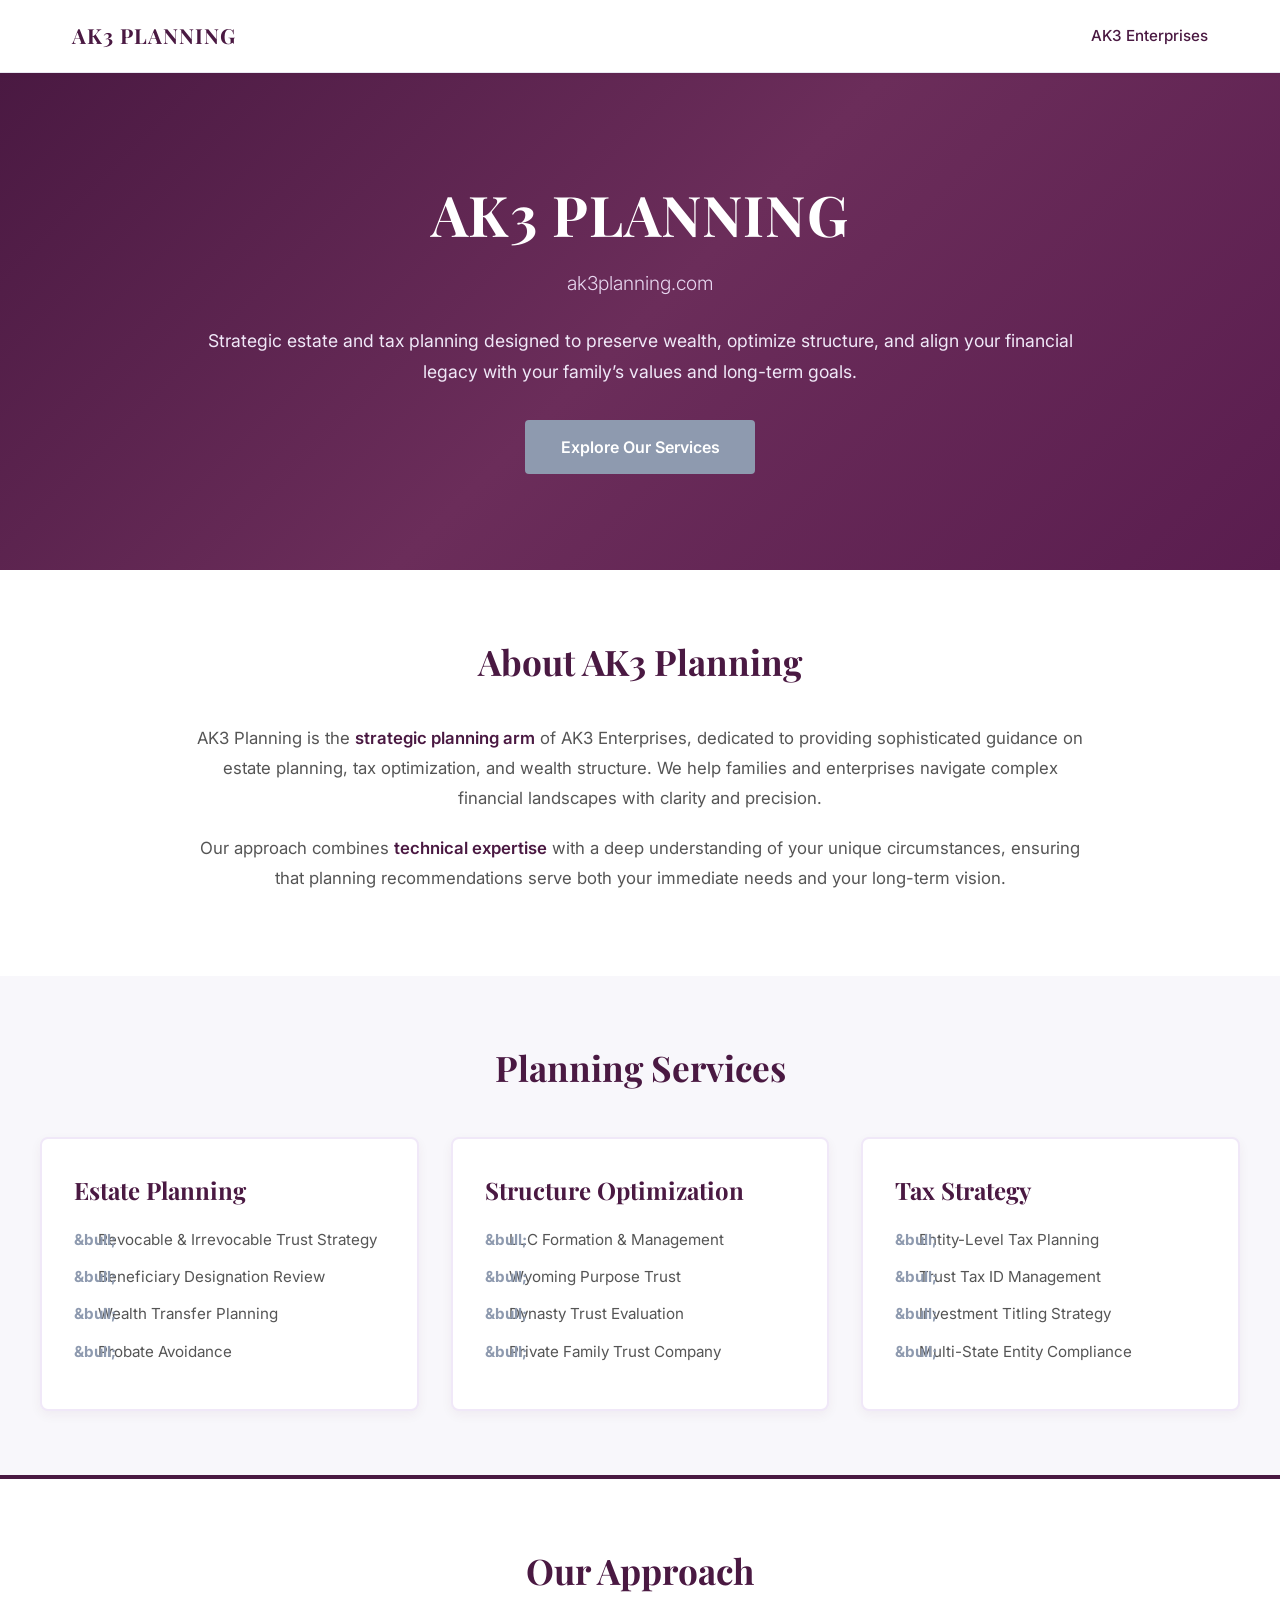
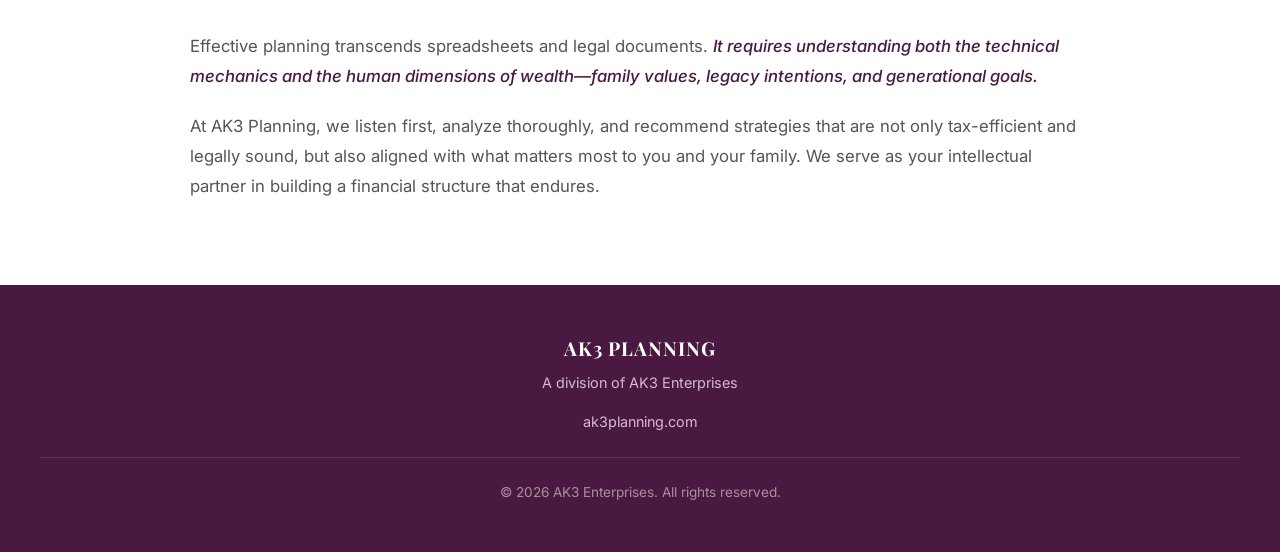
<file: planning.html>
<!DOCTYPE html>
<html lang="en">
<head>
    <meta charset="UTF-8">
    <meta name="viewport" content="width=device-width, initial-scale=1.0">
    <title>AK3 PLANNING - Strategic Estate & Tax Planning</title>
    <link href="https://fonts.googleapis.com/css2?family=Playfair+Display:wght@400;600;700&family=Inter:wght@400;500;600;700&display=swap" rel="stylesheet">
    <style>
        * {
            margin: 0;
            padding: 0;
            box-sizing: border-box;
        }

        body {
            font-family: 'Inter', sans-serif;
            background-color: #F8F7FB;
            color: #333;
            line-height: 1.6;
        }

        /* Header & Navigation */
        header {
            background-color: #FFFFFF;
            border-bottom: 1px solid #E8E6F0;
            position: sticky;
            top: 0;
            z-index: 100;
            box-shadow: 0 2px 4px rgba(74, 25, 66, 0.05);
        }

        nav {
            max-width: 1200px;
            margin: 0 auto;
            padding: 1.2rem 2rem;
            display: flex;
            justify-content: space-between;
            align-items: center;
        }

        .logo {
            font-family: 'Playfair Display', serif;
            font-size: 1.3rem;
            font-weight: 700;
            color: #4A1942;
            letter-spacing: 0.05em;
            text-decoration: none;
        }

        .nav-links {
            display: flex;
            list-style: none;
            gap: 2rem;
            align-items: center;
        }

        .nav-links a {
            color: #4A1942;
            text-decoration: none;
            font-weight: 500;
            font-size: 0.95rem;
            transition: color 0.3s ease;
        }

        .nav-links a:hover {
            color: #8E9AAF;
        }

        .hamburger {
            display: none;
            flex-direction: column;
            cursor: pointer;
            gap: 0.4rem;
        }

        .hamburger span {
            width: 25px;
            height: 3px;
            background-color: #4A1942;
            border-radius: 2px;
            transition: 0.3s;
        }

        .hamburger.active span:nth-child(1) {
            transform: rotate(45deg) translate(8px, 8px);
        }

        .hamburger.active span:nth-child(2) {
            opacity: 0;
        }

        .hamburger.active span:nth-child(3) {
            transform: rotate(-45deg) translate(7px, -7px);
        }

        /* Mobile Menu */
        @media (max-width: 768px) {
            .hamburger {
                display: flex;
            }

            .nav-links {
                position: absolute;
                top: 60px;
                right: 0;
                background-color: #FFFFFF;
                flex-direction: column;
                width: 100%;
                gap: 0;
                padding: 1rem;
                border-bottom: 1px solid #E8E6F0;
                max-height: 0;
                overflow: hidden;
                transition: max-height 0.3s ease;
            }

            .nav-links.active {
                max-height: 300px;
            }

            .nav-links li {
                width: 100%;
                padding: 1rem 0;
                border-bottom: 1px solid #E8E6F0;
            }

            .nav-links li:last-child {
                border-bottom: none;
            }

            .nav-links a {
                display: block;
            }
        }

        /* Hero Section */
        .hero {
            background: linear-gradient(135deg, #4A1942 0%, #6B2D5A 50%, #5A1D4F 100%);
            color: #FFFFFF;
            padding: 6rem 2rem;
            text-align: center;
            position: relative;
            overflow: hidden;
        }

        .hero::before {
            content: '';
            position: absolute;
            top: 0;
            left: 0;
            right: 0;
            bottom: 0;
            background: url('data:image/svg+xml,<svg xmlns="http://www.w3.org/2000/svg" viewBox="0 0 1200 600"><defs><pattern id="grid" width="40" height="40" patternUnits="userSpaceOnUse"><path d="M 40 0 L 0 0 0 40" fill="none" stroke="rgba(255,255,255,0.03)" stroke-width="1"/></pattern></defs><rect width="1200" height="600" fill="url(%23grid)"/></svg>');
            opacity: 0.1;
        }

        .hero-content {
            position: relative;
            z-index: 2;
            max-width: 900px;
            margin: 0 auto;
        }

        .hero h1 {
            font-family: 'Playfair Display', serif;
            font-size: 3.5rem;
            font-weight: 700;
            margin-bottom: 0.5rem;
            letter-spacing: 0.02em;
        }

        .hero .tagline {
            font-size: 1.2rem;
            font-weight: 300;
            margin-bottom: 1.5rem;
            color: #E8D7F0;
        }

        .hero p {
            font-size: 1.1rem;
            line-height: 1.8;
            color: #F0E8F8;
            margin-bottom: 2rem;
        }

        .hero-cta {
            display: inline-block;
            background-color: #8E9AAF;
            color: #FFFFFF;
            padding: 0.9rem 2.2rem;
            text-decoration: none;
            border-radius: 4px;
            font-weight: 600;
            transition: background-color 0.3s ease, transform 0.2s ease;
        }

        .hero-cta:hover {
            background-color: #7A849F;
            transform: translateY(-2px);
        }

        @media (max-width: 768px) {
            .hero {
                padding: 3rem 1.5rem;
            }

            .hero h1 {
                font-size: 2.2rem;
            }

            .hero .tagline {
                font-size: 1rem;
            }

            .hero p {
                font-size: 1rem;
            }
        }

        /* About Section */
        .about {
            background-color: #FFFFFF;
            padding: 4rem 2rem;
        }

        .about-container {
            max-width: 900px;
            margin: 0 auto;
        }

        .section-title {
            font-family: 'Playfair Display', serif;
            font-size: 2.2rem;
            color: #4A1942;
            margin-bottom: 2rem;
            text-align: center;
        }

        .about p {
            font-size: 1.05rem;
            line-height: 1.8;
            color: #555;
            margin-bottom: 1.2rem;
            text-align: center;
        }

        .about p strong {
            color: #4A1942;
            font-weight: 600;
        }

        @media (max-width: 768px) {
            .about {
                padding: 3rem 1.5rem;
            }

            .section-title {
                font-size: 1.8rem;
            }

            .about p {
                font-size: 1rem;
            }
        }

        /* Services Section */
        .services {
            background-color: #F8F7FB;
            padding: 4rem 2rem;
        }

        .services-container {
            max-width: 1200px;
            margin: 0 auto;
        }

        .services-grid {
            display: grid;
            grid-template-columns: repeat(auto-fit, minmax(300px, 1fr));
            gap: 2rem;
            margin-top: 2.5rem;
        }

        .service-card {
            background-color: #FFFFFF;
            border: 2px solid #F0E8F8;
            border-radius: 8px;
            padding: 2rem;
            transition: all 0.3s ease;
            box-shadow: 0 4px 12px rgba(74, 25, 66, 0.05);
        }

        .service-card:hover {
            border-color: #8E9AAF;
            box-shadow: 0 8px 24px rgba(74, 25, 66, 0.12);
            transform: translateY(-4px);
        }

        .service-card h3 {
            font-family: 'Playfair Display', serif;
            font-size: 1.5rem;
            color: #4A1942;
            margin-bottom: 1.2rem;
        }

        .service-card ul {
            list-style: none;
            padding-left: 0;
        }

        .service-card li {
            color: #555;
            font-size: 0.95rem;
            margin-bottom: 0.8rem;
            padding-left: 1.5rem;
            position: relative;
        }

        .service-card li:before {
            content: '&bull;';
            position: absolute;
            left: 0;
            color: #8E9AAF;
            font-weight: bold;
        }

        @media (max-width: 768px) {
            .services {
                padding: 3rem 1.5rem;
            }

            .services-grid {
                grid-template-columns: 1fr;
                gap: 1.5rem;
            }
        }

        /* Approach Section */
        .approach {
            background-color: #FFFFFF;
            padding: 4rem 2rem;
            border-top: 4px solid #4A1942;
        }

        .approach-container {
            max-width: 900px;
            margin: 0 auto;
        }

        .approach p {
            font-size: 1.05rem;
            line-height: 1.8;
            color: #555;
            margin-bottom: 1.2rem;
        }

        .approach p em {
            color: #4A1942;
            font-style: italic;
            font-weight: 500;
        }

        @media (max-width: 768px) {
            .approach {
                padding: 3rem 1.5rem;
            }

            .approach p {
                font-size: 1rem;
            }
        }

        /* Footer */
        footer {
            background-color: #4A1942;
            color: #FFFFFF;
            padding: 3rem 2rem;
            text-align: center;
        }

        .footer-content {
            max-width: 1200px;
            margin: 0 auto;
        }

        .footer-brand {
            font-family: 'Playfair Display', serif;
            font-size: 1.2rem;
            font-weight: 700;
            margin-bottom: 0.5rem;
            letter-spacing: 0.05em;
        }

        .footer-tagline {
            font-size: 0.9rem;
            color: #D4B8D8;
            margin-bottom: 1rem;
        }

        .footer-url {
            font-size: 0.9rem;
            color: #D4B8D8;
            margin-bottom: 1.5rem;
        }

        .footer-copyright {
            font-size: 0.85rem;
            color: #A8909B;
            border-top: 1px solid #6B2D5A;
            padding-top: 1.5rem;
            margin-top: 1.5rem;
        }

        @media (max-width: 768px) {
            footer {
                padding: 2rem 1.5rem;
            }

            .footer-brand {
                font-size: 1rem;
            }
        }

        /* Utility Classes */
        .text-center {
            text-align: center;
        }
    </style>
</head>
<body>
    <!-- Header & Navigation -->
    <header>
        <nav>
            <a href="#" class="logo">AK3 PLANNING</a>
            <ul class="nav-links">
                <li><a href="index.html">AK3 Enterprises</a></li>
            </ul>
            <div class="hamburger">
                <span></span>
                <span></span>
                <span></span>
            </div>
        </nav>
    </header>

    <!-- Hero Section -->
    <section class="hero">
        <div class="hero-content">
            <h1>AK3 PLANNING</h1>
            <p class="tagline">ak3planning.com</p>
            <p>Strategic estate and tax planning designed to preserve wealth, optimize structure, and align your financial legacy with your family&rsquo;s values and long-term goals.</p>
            <a href="#services" class="hero-cta">Explore Our Services</a>
        </div>
    </section>

    <!-- About Section -->
    <section class="about">
        <div class="about-container">
            <h2 class="section-title">About AK3 Planning</h2>
            <p>AK3 Planning is the <strong>strategic planning arm</strong> of AK3 Enterprises, dedicated to providing sophisticated guidance on estate planning, tax optimization, and wealth structure. We help families and enterprises navigate complex financial landscapes with clarity and precision.</p>
            <p>Our approach combines <strong>technical expertise</strong> with a deep understanding of your unique circumstances, ensuring that planning recommendations serve both your immediate needs and your long-term vision.</p>
        </div>
    </section>

    <!-- Services Section -->
    <section class="services" id="services">
        <div class="services-container">
            <h2 class="section-title">Planning Services</h2>
            <div class="services-grid">
                <!-- Estate Planning Card -->
                <div class="service-card">
                    <h3>Estate Planning</h3>
                    <ul>
                        <li>Revocable &amp; Irrevocable Trust Strategy</li>
                        <li>Beneficiary Designation Review</li>
                        <li>Wealth Transfer Planning</li>
                        <li>Probate Avoidance</li>
                    </ul>
                </div>

                <!-- Structure Optimization Card -->
                <div class="service-card">
                    <h3>Structure Optimization</h3>
                    <ul>
                        <li>LLC Formation &amp; Management</li>
                        <li>Wyoming Purpose Trust</li>
                        <li>Dynasty Trust Evaluation</li>
                        <li>Private Family Trust Company</li>
                    </ul>
                </div>

                <!-- Tax Strategy Card -->
                <div class="service-card">
                    <h3>Tax Strategy</h3>
                    <ul>
                        <li>Entity-Level Tax Planning</li>
                        <li>Trust Tax ID Management</li>
                        <li>Investment Titling Strategy</li>
                        <li>Multi-State Entity Compliance</li>
                    </ul>
                </div>
            </div>
        </div>
    </section>

    <!-- Approach Section -->
    <section class="approach">
        <div class="approach-container">
            <h2 class="section-title">Our Approach</h2>
            <p>Effective planning transcends spreadsheets and legal documents. <em>It requires understanding both the technical mechanics and the human dimensions of wealth&mdash;family values, legacy intentions, and generational goals.</em></p>
            <p>At AK3 Planning, we listen first, analyze thoroughly, and recommend strategies that are not only tax-efficient and legally sound, but also aligned with what matters most to you and your family. We serve as your intellectual partner in building a financial structure that endures.</p>
        </div>
    </section>

    <!-- Footer -->
    <footer>
        <div class="footer-content">
            <div class="footer-brand">AK3 PLANNING</div>
            <div class="footer-tagline">A division of AK3 Enterprises</div>
            <div class="footer-url">ak3planning.com</div>
            <div class="footer-copyright">&copy; 2026 AK3 Enterprises. All rights reserved.</div>
        </div>
    </footer>

    <!-- Mobile Menu Toggle Script -->
    <script>
        document.addEventListener('DOMContentLoaded', function() {
            const hamburger = document.querySelector('.hamburger');
            const navLinks = document.querySelector('.nav-links');

            hamburger.addEventListener('click', function() {
                hamburger.classList.toggle('active');
                navLinks.classList.toggle('active');
            });

            // Close menu when a link is clicked
            const links = navLinks.querySelectorAll('a');
            links.forEach(link => {
                link.addEventListener('click', function() {
                    hamburger.classList.remove('active');
                    navLinks.classList.remove('active');
                });
            });
        });
    </script>
</body>
</html>
</file>
<file: css/style.css>
/* AK3 Enterprises Website - Master Stylesheet */

* {
  margin: 0;
  padding: 0;
  box-sizing: border-box;
}

:root {
  --navy: #1E2761;
  --ice-blue: #CADCFC;
  --white: #FFFFFF;
  --gold: #C9A84C;
  --light-gray: #F5F5F5;
  --dark-gray: #333333;
  --text-primary: #1E2761;
  --text-secondary: #666666;
  --border-color: #E0E0E0;
}

body {
  font-family: 'Inter', -apple-system, BlinkMacSystemFont, 'Segoe UI', sans-serif;
  line-height: 1.6;
  color: var(--text-primary);
  background-color: var(--white);
}

h1, h2, h3, h4, h5, h6 {
  font-family: 'Playfair Display', serif;
  color: var(--navy);
  font-weight: 700;
  line-height: 1.2;
  margin-bottom: 1rem;
}

h1 {
  font-size: 3rem;
  letter-spacing: 0.05em;
}

h2 {
  font-size: 2.25rem;
  letter-spacing: 0.03em;
}

h3 {
  font-size: 1.5rem;
  letter-spacing: 0.02em;
}

h4 {
  font-size: 1.25rem;
}

p {
  margin-bottom: 1rem;
  color: var(--text-secondary);
  font-size: 1rem;
}

a {
  color: var(--navy);
  text-decoration: none;
  transition: all 0.3s ease;
}

a:hover {
  color: var(--gold);
}

/* Navigation */
nav {
  background-color: var(--navy);
  padding: 1.5rem 2rem;
  position: sticky;
  top: 0;
  z-index: 1000;
  box-shadow: 0 2px 8px rgba(0, 0, 0, 0.1);
}

.nav-container {
  max-width: 1400px;
  margin: 0 auto;
  display: flex;
  justify-content: space-between;
  align-items: center;
}

.nav-logo {
  font-family: 'Playfair Display', serif;
  font-size: 1.5rem;
  font-weight: 700;
  color: var(--white);
  letter-spacing: 0.1em;
}

.nav-links {
  display: flex;
  gap: 2rem;
  list-style: none;
}

.nav-links a {
  color: var(--white);
  font-size: 0.95rem;
  letter-spacing: 0.05em;
  font-weight: 500;
}

.nav-links a:hover {
  color: var(--ice-blue);
}

.nav-links a.active {
  color: var(--gold);
  border-bottom: 2px solid var(--gold);
  padding-bottom: 2px;
}

.hamburger {
  display: none;
  flex-direction: column;
  cursor: pointer;
  gap: 6px;
}

.hamburger span {
  width: 24px;
  height: 3px;
  background-color: var(--white);
  border-radius: 2px;
  transition: all 0.3s ease;
}

.hamburger.active span:nth-child(1) {
  transform: rotate(45deg) translate(8px, 8px);
}

.hamburger.active span:nth-child(2) {
  opacity: 0;
}

.hamburger.active span:nth-child(3) {
  transform: rotate(-45deg) translate(7px, -7px);
}

/* Hero Section */
.hero {
  background: linear-gradient(135deg, var(--navy) 0%, rgba(30, 39, 97, 0.9) 100%);
  color: var(--white);
  padding: 100px 2rem;
  text-align: center;
  min-height: 600px;
  display: flex;
  align-items: center;
  justify-content: center;
}

.hero-content {
  max-width: 900px;
  margin: 0 auto;
}

.hero h1 {
  color: var(--white);
  margin-bottom: 1.5rem;
  font-size: 2.5rem;
}

.hero-tagline {
  color: var(--ice-blue);
  font-size: 1.25rem;
  letter-spacing: 0.08em;
  margin-bottom: 2rem;
  font-weight: 600;
}

.hero p {
  color: rgba(255, 255, 255, 0.95);
  font-size: 1.1rem;
  margin-bottom: 2rem;
  max-width: 700px;
  margin-left: auto;
  margin-right: auto;
}

/* Main Content */
main {
  max-width: 1400px;
  margin: 0 auto;
  padding: 4rem 2rem;
}

section {
  margin-bottom: 4rem;
}

section h2 {
  margin-bottom: 3rem;
  text-align: center;
  padding-bottom: 1rem;
  border-bottom: 3px solid var(--ice-blue);
  display: inline-block;
  width: 100%;
}

/* Cards Grid */
.cards-grid {
  display: grid;
  grid-template-columns: repeat(auto-fit, minmax(300px, 1fr));
  gap: 2rem;
  margin-top: 2rem;
}

.card {
  background: var(--white);
  border: 1px solid var(--border-color);
  border-radius: 8px;
  padding: 2rem;
  transition: all 0.3s ease;
  box-shadow: 0 2px 8px rgba(0, 0, 0, 0.08);
}

.card:hover {
  transform: translateY(-8px);
  box-shadow: 0 12px 24px rgba(0, 0, 0, 0.15);
  border-color: var(--gold);
}

.card h3 {
  color: var(--navy);
  margin-bottom: 1rem;
}

.card p {
  font-size: 0.95rem;
  margin-bottom: 1.5rem;
}

/* Property Cards */
.property-card {
  background: var(--white);
  border: 1px solid var(--border-color);
  border-radius: 8px;
  overflow: hidden;
  transition: all 0.3s ease;
  box-shadow: 0 2px 8px rgba(0, 0, 0, 0.08);
  display: flex;
  flex-direction: column;
}

.property-card:hover {
  transform: translateY(-8px);
  box-shadow: 0 12px 24px rgba(0, 0, 0, 0.15);
  border-color: var(--gold);
}

.property-image {
  width: 100%;
  height: 250px;
  background: linear-gradient(135deg, var(--ice-blue) 0%, var(--navy) 100%);
  object-fit: cover;
}

.property-content {
  padding: 1.5rem;
  flex: 1;
  display: flex;
  flex-direction: column;
}

.property-address {
  font-size: 1.1rem;
  font-weight: 600;
  color: var(--navy);
  margin-bottom: 0.5rem;
}

.property-status {
  display: inline-block;
  padding: 0.4rem 0.8rem;
  border-radius: 4px;
  font-size: 0.85rem;
  font-weight: 600;
  letter-spacing: 0.05em;
  margin-bottom: 1rem;
  width: fit-content;
}

.status-tenant {
  background-color: #E8F5E9;
  color: #2E7D32;
}

.status-available {
  background-color: #FFF9E6;
  color: #C9A84C;
}

.property-stats {
  display: flex;
  gap: 1.5rem;
  font-size: 0.9rem;
  margin-bottom: 1rem;
  color: var(--text-secondary);
}

.stat {
  display: flex;
  flex-direction: column;
}

.stat-value {
  font-weight: 600;
  color: var(--navy);
}

.property-details {
  border-top: 1px solid var(--border-color);
  padding-top: 1rem;
  margin-top: auto;
  font-size: 0.9rem;
  color: var(--text-secondary);
}

.property-llc {
  margin-bottom: 0.5rem;
}

.property-llc strong {
  color: var(--navy);
}

/* Buttons */
button, .btn {
  background-color: var(--navy);
  color: var(--white);
  padding: 0.75rem 1.5rem;
  border: 2px solid var(--navy);
  border-radius: 4px;
  cursor: pointer;
  font-size: 0.95rem;
  font-weight: 600;
  letter-spacing: 0.05em;
  transition: all 0.3s ease;
  text-decoration: none;
  display: inline-block;
  text-align: center;
}

button:hover, .btn:hover {
  background-color: var(--white);
  color: var(--navy);
  border-color: var(--navy);
}

.btn-secondary {
  background-color: var(--white);
  color: var(--navy);
  border: 2px solid var(--navy);
}

.btn-secondary:hover {
  background-color: var(--navy);
  color: var(--white);
}

.btn-gold {
  background-color: var(--gold);
  color: var(--white);
  border-color: var(--gold);
}

.btn-gold:hover {
  background-color: var(--white);
  color: var(--gold);
  border-color: var(--gold);
}

/* Footer */
footer {
  background-color: var(--navy);
  color: var(--white);
  text-align: center;
  padding: 3rem 2rem;
  margin-top: 4rem;
}

.footer-content {
  max-width: 1400px;
  margin: 0 auto;
}

.footer-logo {
  font-family: 'Playfair Display', serif;
  font-size: 1.5rem;
  font-weight: 700;
  letter-spacing: 0.1em;
  margin-bottom: 0.5rem;
}

.footer-tagline {
  color: var(--ice-blue);
  font-size: 0.9rem;
  letter-spacing: 0.05em;
  margin-bottom: 1rem;
}

.footer-website {
  color: var(--gold);
  font-weight: 600;
  margin-bottom: 1.5rem;
}

.footer-copyright {
  color: rgba(255, 255, 255, 0.7);
  font-size: 0.85rem;
  border-top: 1px solid rgba(255, 255, 255, 0.2);
  padding-top: 1.5rem;
  margin-top: 1.5rem;
}

/* Form Styles */
.contact-form {
  max-width: 600px;
  margin: 2rem auto;
  background: var(--light-gray);
  padding: 2rem;
  border-radius: 8px;
}

.form-group {
  margin-bottom: 1.5rem;
  display: flex;
  flex-direction: column;
}

.form-group label {
  font-weight: 600;
  color: var(--navy);
  margin-bottom: 0.5rem;
  font-size: 0.95rem;
}

.form-group input,
.form-group textarea {
  padding: 0.75rem;
  border: 1px solid var(--border-color);
  border-radius: 4px;
  font-family: 'Inter', sans-serif;
  font-size: 0.95rem;
  color: var(--text-primary);
  transition: border-color 0.3s ease;
}

.form-group input:focus,
.form-group textarea:focus {
  outline: none;
  border-color: var(--gold);
  box-shadow: 0 0 0 3px rgba(201, 168, 76, 0.1);
}

.form-group textarea {
  min-height: 120px;
  resize: vertical;
}

/* About Section */
.about-section {
  background: var(--light-gray);
  padding: 3rem 2rem;
  border-radius: 8px;
  margin-bottom: 3rem;
}

.about-section h3 {
  color: var(--navy);
  margin-bottom: 1rem;
}

.about-section p {
  font-size: 1rem;
  line-height: 1.8;
}

/* Service Grid */
.services-grid {
  display: grid;
  grid-template-columns: repeat(auto-fit, minmax(320px, 1fr));
  gap: 2rem;
  margin-top: 2rem;
}

.service-card {
  background: var(--white);
  border: 2px solid var(--border-color);
  padding: 2rem;
  border-radius: 8px;
  transition: all 0.3s ease;
}

.service-card:hover {
  border-color: var(--gold);
  box-shadow: 0 8px 16px rgba(201, 168, 76, 0.15);
}

.service-card h3 {
  color: var(--navy);
  margin-bottom: 1rem;
  font-size: 1.25rem;
}

.service-card p {
  font-size: 0.95rem;
  color: var(--text-secondary);
}

/* Mission Statement */
.mission {
  text-align: center;
  padding: 2rem;
  background: linear-gradient(135deg, rgba(202, 220, 252, 0.1) 0%, rgba(30, 39, 97, 0.05) 100%);
  border-radius: 8px;
  margin-bottom: 3rem;
}

.mission h2 {
  color: var(--navy);
  margin-bottom: 1rem;
  border: none;
  padding-bottom: 0;
}

.mission p {
  font-size: 1.1rem;
  max-width: 800px;
  margin: 0 auto;
  color: var(--text-primary);
}

/* Highlight Section */
.highlight-section {
  background: linear-gradient(135deg, var(--navy) 0%, rgba(30, 39, 97, 0.8) 100%);
  color: var(--white);
  padding: 3rem 2rem;
  border-radius: 8px;
  margin-bottom: 3rem;
}

.highlight-section h3 {
  color: var(--ice-blue);
  margin-bottom: 1rem;
  font-size: 1.5rem;
}

.highlight-section p {
  color: rgba(255, 255, 255, 0.95);
  font-size: 1rem;
}

/* Statistics */
.stats-grid {
  display: grid;
  grid-template-columns: repeat(auto-fit, minmax(250px, 1fr));
  gap: 2rem;
  margin-bottom: 3rem;
}

.stat-box {
  text-align: center;
  padding: 2rem;
  background: var(--light-gray);
  border-radius: 8px;
  border-left: 4px solid var(--gold);
}

.stat-number {
  font-size: 2rem;
  font-weight: 700;
  color: var(--gold);
  margin-bottom: 0.5rem;
}

.stat-label {
  font-size: 1rem;
  color: var(--text-primary);
  font-weight: 600;
}

/* Contact Cards */
.contact-cards {
  display: grid;
  grid-template-columns: repeat(auto-fit, minmax(300px, 1fr));
  gap: 2rem;
  margin-top: 2rem;
}

.contact-card {
  background: var(--light-gray);
  padding: 2rem;
  border-radius: 8px;
  border-left: 4px solid var(--gold);
}

.contact-card h3 {
  color: var(--navy);
  margin-bottom: 1rem;
  font-size: 1.25rem;
}

.contact-card p {
  font-size: 0.95rem;
  margin-bottom: 1rem;
}

.contact-card a {
  color: var(--gold);
  font-weight: 600;
  display: inline-block;
  margin-top: 1rem;
}

.contact-card a:hover {
  text-decoration: underline;
}

/* Category Section */
.category-section {
  margin-bottom: 3rem;
}

.category-section h3 {
  color: var(--navy);
  margin-bottom: 1.5rem;
  font-size: 1.25rem;
  border-left: 4px solid var(--gold);
  padding-left: 1rem;
}

.category-list {
  display: flex;
  flex-direction: column;
  gap: 0.8rem;
  margin-left: 1rem;
}

.category-list li {
  list-style: none;
  color: var(--text-secondary);
  padding-left: 1.5rem;
  position: relative;
}

.category-list li::before {
  content: "â¢";
  color: var(--gold);
  font-weight: 700;
  font-size: 1.2rem;
  position: absolute;
  left: 0;
}

/* Responsive Design */
@media (max-width: 768px) {
  h1 {
    font-size: 2rem;
  }

  h2 {
    font-size: 1.5rem;
  }

  h3 {
    font-size: 1.25rem;
  }

  .nav-links {
    display: none;
    position: absolute;
    top: 70px;
    left: 0;
    right: 0;
    background-color: var(--navy);
    flex-direction: column;
    gap: 0;
    list-style: none;
    padding: 1rem;
  }

  .nav-links.active {
    display: flex;
  }

  .nav-links li {
    border-bottom: 1px solid rgba(255, 255, 255, 0.1);
  }

  .nav-links a {
    display: block;
    padding: 1rem;
  }

  .hamburger {
    display: flex;
  }

  nav {
    display: flex;
    justify-content: space-between;
    align-items: center;
    padding: 1rem;
  }

  .nav-container {
    width: 100%;
    flex-direction: column;
    align-items: flex-start;
  }

  .hero {
    padding: 50px 1.5rem;
    min-height: auto;
  }

  .hero h1 {
    font-size: 1.75rem;
  }

  .hero-tagline {
    font-size: 1rem;
  }

  main {
    padding: 2rem 1rem;
  }

  section h2 {
    font-size: 1.5rem;
  }

  .cards-grid {
    grid-template-columns: 1fr;
  }

  .property-stats {
    flex-direction: column;
    gap: 0.5rem;
  }

  .services-grid {
    grid-template-columns: 1fr;
  }

  .contact-cards {
    grid-template-columns: 1fr;
  }

  .stats-grid {
    grid-template-columns: 1fr;
  }

  .contact-form {
    padding: 1.5rem;
  }
}

@media (max-width: 480px) {
  body {
    font-size: 14px;
  }

  h1 {
    font-size: 1.5rem;
  }

  h2 {
    font-size: 1.25rem;
  }

  main {
    padding: 1.5rem 1rem;
  }

  .property-card {
    margin-bottom: 1rem;
  }

  .service-card {
    padding: 1.5rem;
  }

  button, .btn {
    width: 100%;
  }
}

/* Property Detail Page */
.back-link {
  margin-bottom: 1.5rem;
}

.back-link a {
  color: var(--navy);
  font-weight: 600;
  font-size: 0.95rem;
  display: inline-flex;
  align-items: center;
  gap: 0.5rem;
}

.back-link a:hover {
  color: var(--gold);
}

/* Photo Gallery */
.property-gallery {
  margin-bottom: 2rem;
}

.gallery-main {
  position: relative;
  border-radius: 8px;
  overflow: hidden;
  background: var(--light-gray);
}

.gallery-main img {
  width: 100%;
  height: 500px;
  object-fit: cover;
  display: block;
}

.gallery-nav {
  position: absolute;
  top: 50%;
  transform: translateY(-50%);
  background: rgba(30, 39, 97, 0.7);
  color: white;
  border: none;
  width: 50px;
  height: 50px;
  font-size: 2rem;
  cursor: pointer;
  border-radius: 50%;
  display: flex;
  align-items: center;
  justify-content: center;
  transition: background 0.3s;
  padding: 0;
  line-height: 1;
}

.gallery-nav:hover {
  background: rgba(30, 39, 97, 0.95);
  color: white;
}

.gallery-prev { left: 1rem; }
.gallery-next { right: 1rem; }

.gallery-counter {
  position: absolute;
  bottom: 1rem;
  right: 1rem;
  background: rgba(30, 39, 97, 0.7);
  color: white;
  padding: 0.4rem 0.8rem;
  border-radius: 4px;
  font-size: 0.85rem;
  font-weight: 600;
}

.gallery-thumbs {
  display: flex;
  gap: 0.5rem;
  margin-top: 0.5rem;
  overflow-x: auto;
  padding-bottom: 0.5rem;
}

.gallery-thumb {
  width: 100px;
  height: 70px;
  object-fit: cover;
  border-radius: 4px;
  cursor: pointer;
  opacity: 0.6;
  transition: opacity 0.3s, border-color 0.3s;
  border: 2px solid transparent;
  flex-shrink: 0;
}

.gallery-thumb:hover {
  opacity: 0.9;
}

.gallery-thumb.active {
  opacity: 1;
  border-color: var(--gold);
}

/* Property Detail Header */
.property-detail-header {
  display: flex;
  justify-content: space-between;
  align-items: flex-start;
  margin-bottom: 2rem;
  flex-wrap: wrap;
  gap: 1rem;
}

.rent-badge {
  display: flex;
  flex-direction: column;
  align-items: center;
  background: var(--light-gray);
  padding: 1rem 1.5rem;
  border-radius: 8px;
  border-left: 4px solid var(--gold);
}

.rent-label {
  font-size: 0.8rem;
  color: var(--text-secondary);
  text-transform: uppercase;
  letter-spacing: 0.05em;
  font-weight: 600;
}

.rent-value {
  font-size: 1.5rem;
  font-weight: 700;
  color: var(--navy);
}

/* Detail Stats */
.detail-stats {
  display: flex;
  gap: 2rem;
  margin-bottom: 2.5rem;
  padding: 1.5rem 0;
  border-top: 1px solid var(--border-color);
  border-bottom: 1px solid var(--border-color);
  flex-wrap: wrap;
}

.detail-stat {
  display: flex;
  flex-direction: column;
  align-items: center;
  min-width: 80px;
}

.detail-stat-value {
  font-size: 1.5rem;
  font-weight: 700;
  color: var(--navy);
}

.detail-stat span:last-child {
  font-size: 0.85rem;
  color: var(--text-secondary);
  margin-top: 0.25rem;
}

/* Property Description */
.property-description {
  margin-bottom: 2rem;
}

.property-description p {
  font-size: 1.05rem;
  line-height: 1.8;
}

.property-llc-info {
  background: var(--light-gray);
  padding: 1rem 1.5rem;
  border-radius: 8px;
  margin-bottom: 2rem;
}

.property-llc-info p {
  margin: 0;
  font-size: 0.95rem;
}

/* Property card link wrapper */
a.property-card-link {
  text-decoration: none;
  color: inherit;
  display: block;
}

a.property-card-link:hover .property-card {
  transform: translateY(-8px);
  box-shadow: 0 12px 24px rgba(0, 0, 0, 0.15);
  border-color: var(--gold);
}

a.property-card-link .property-card:hover {
  transform: none;
}

/* Rent chip on card */
.property-rent {
  font-size: 1.1rem;
  font-weight: 700;
  color: var(--gold);
  margin-top: 0.5rem;
}

.property-rent span {
  font-size: 0.8rem;
  font-weight: 400;
  color: var(--text-secondary);
}

@media (max-width: 768px) {
  .gallery-main img {
    height: 300px;
  }
  .property-detail-header {
    flex-direction: column;
  }
  .detail-stats {
    gap: 1rem;
    justify-content: center;
  }
  .gallery-thumbs {
    display: none;
  }
}
</file>
